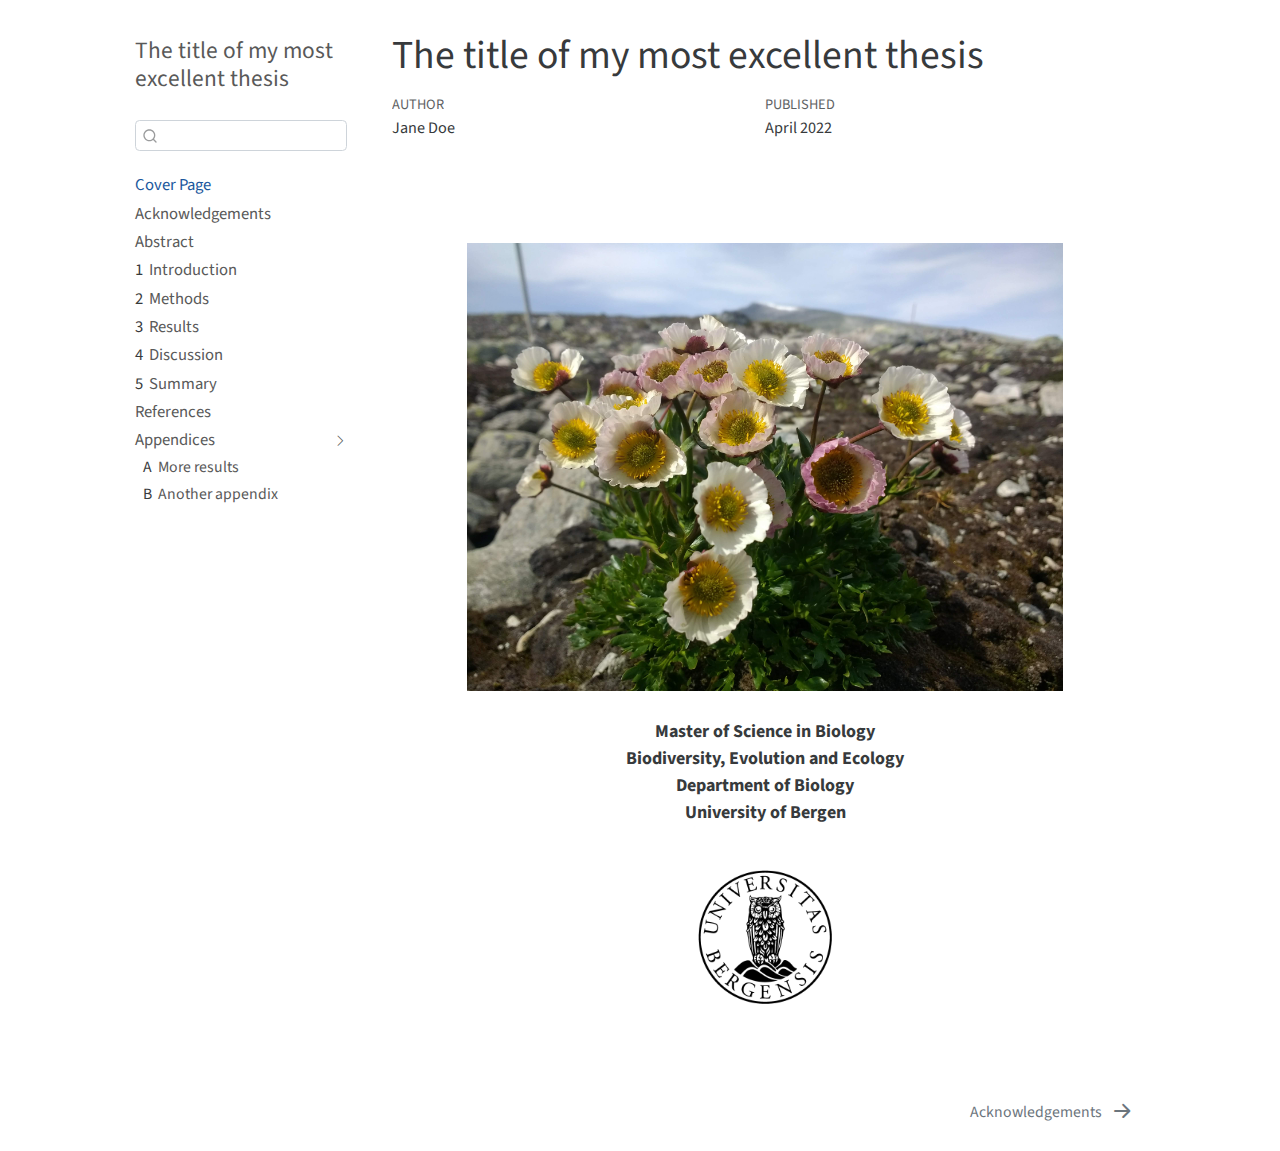
<file: docs/index.html>
<!DOCTYPE html>
<html xmlns="http://www.w3.org/1999/xhtml" lang="en" xml:lang="en"><head>

<meta charset="utf-8">
<meta name="generator" content="quarto-0.9.315">

<meta name="viewport" content="width=device-width, initial-scale=1.0, user-scalable=yes">

<meta name="author" content="Jane Doe">

<title>The title of my most excellent thesis</title>
<style>
code{white-space: pre-wrap;}
span.smallcaps{font-variant: small-caps;}
span.underline{text-decoration: underline;}
div.column{display: inline-block; vertical-align: top; width: 50%;}
div.hanging-indent{margin-left: 1.5em; text-indent: -1.5em;}
ul.task-list{list-style: none;}
</style>

<script src="site_libs/quarto-nav/quarto-nav.js"></script>
<script src="site_libs/quarto-nav/headroom.min.js"></script>
<script src="site_libs/clipboard/clipboard.min.js"></script>
<meta name="quarto:offset" content="./">
<script src="site_libs/quarto-search/autocomplete.umd.js"></script>
<script src="site_libs/quarto-search/fuse.min.js"></script>
<script src="site_libs/quarto-search/quarto-search.js"></script>
<link href="./acknowledgements.html" rel="next">
<script src="site_libs/quarto-html/quarto.js"></script>
<script src="site_libs/quarto-html/popper.min.js"></script>
<script src="site_libs/quarto-html/tippy.umd.min.js"></script>
<script src="site_libs/quarto-html/anchor.min.js"></script>
<link href="site_libs/quarto-html/tippy.css" rel="stylesheet">
<link id="quarto-text-highlighting-styles" href="site_libs/quarto-html/quarto-syntax-highlighting.css" rel="stylesheet">
<script src="site_libs/bootstrap/bootstrap.min.js"></script>
<link href="site_libs/bootstrap/bootstrap-icons.css" rel="stylesheet">
<link href="site_libs/bootstrap/bootstrap.min.css" rel="stylesheet">
<script id="quarto-search-options" type="application/json">{
  "location": "sidebar",
  "copy-button": false,
  "collapse-after": 3,
  "panel-placement": "start",
  "type": "textbox",
  "limit": 20,
  "language": {
    "search-no-results-text": "No results",
    "search-matching-documents-text": "matching documents",
    "search-copy-link-title": "Copy link to search",
    "search-hide-matches-text": "Hide additional matches",
    "search-more-match-text": "more match in this document",
    "search-more-matches-text": "more matches in this document",
    "search-clear-button-title": "Clear",
    "search-detached-cancel-button-title": "Cancel",
    "search-submit-button-title": "Submit"
  }
}</script>


</head>

<body class="floating fullcontent">

<div id="quarto-search-results"></div>
  <header id="quarto-header" class="headroom fixed-top">
  <nav class="quarto-secondary-nav" data-bs-toggle="collapse" data-bs-target="#quarto-sidebar" aria-controls="quarto-sidebar" aria-expanded="false" aria-label="Toggle sidebar navigation" onclick="if (window.quartoToggleHeadroom) { window.quartoToggleHeadroom(); }">
    <div class="container-fluid d-flex justify-content-between">
      <h1 class="quarto-secondary-nav-title">The title of my most excellent thesis</h1>
      <button type="button" class="quarto-btn-toggle btn" aria-label="Show secondary navigation">
        <i class="bi bi-chevron-right"></i>
      </button>
    </div>
  </nav>
</header>
<!-- content -->
<div id="quarto-content" class="quarto-container page-columns page-rows-contents page-layout-article">
<!-- sidebar -->
  <nav id="quarto-sidebar" class="sidebar collapse sidebar-navigation floating overflow-auto">
    <div class="pt-lg-2 mt-2 text-left sidebar-header">
    <div class="sidebar-title mb-0 py-0">
      <a href="./">The title of my most excellent thesis</a> 
    </div>
      </div>
      <div class="mt-2 flex-shrink-0 align-items-center">
        <div class="sidebar-search">
        <div id="quarto-search" class="" title="Search"></div>
        </div>
      </div>
    <div class="sidebar-menu-container"> 
    <ul class="list-unstyled mt-1">
        <li class="sidebar-item">
  <div class="sidebar-item-container"> 
  <a href="./index.html" class="sidebar-item-text sidebar-link active">Cover Page</a>
  </div>
</li>
        <li class="sidebar-item">
  <div class="sidebar-item-container"> 
  <a href="./acknowledgements.html" class="sidebar-item-text sidebar-link">Acknowledgements</a>
  </div>
</li>
        <li class="sidebar-item">
  <div class="sidebar-item-container"> 
  <a href="./0-abstract.html" class="sidebar-item-text sidebar-link">Abstract</a>
  </div>
</li>
        <li class="sidebar-item">
  <div class="sidebar-item-container"> 
  <a href="./1-introduction.html" class="sidebar-item-text sidebar-link"><span class="chapter-number">1</span>&nbsp; <span class="chapter-title">Introduction</span></a>
  </div>
</li>
        <li class="sidebar-item">
  <div class="sidebar-item-container"> 
  <a href="./2-methods.html" class="sidebar-item-text sidebar-link"><span class="chapter-number">2</span>&nbsp; <span class="chapter-title">Methods</span></a>
  </div>
</li>
        <li class="sidebar-item">
  <div class="sidebar-item-container"> 
  <a href="./3-results.html" class="sidebar-item-text sidebar-link"><span class="chapter-number">3</span>&nbsp; <span class="chapter-title">Results</span></a>
  </div>
</li>
        <li class="sidebar-item">
  <div class="sidebar-item-container"> 
  <a href="./4-discussion.html" class="sidebar-item-text sidebar-link"><span class="chapter-number">4</span>&nbsp; <span class="chapter-title">Discussion</span></a>
  </div>
</li>
        <li class="sidebar-item">
  <div class="sidebar-item-container"> 
  <a href="./5-conclusions.html" class="sidebar-item-text sidebar-link"><span class="chapter-number">5</span>&nbsp; <span class="chapter-title">Summary</span></a>
  </div>
</li>
        <li class="sidebar-item">
  <div class="sidebar-item-container"> 
  <a href="./references.html" class="sidebar-item-text sidebar-link">References</a>
  </div>
</li>
        <li class="sidebar-item sidebar-item-section">
    <div class="sidebar-item-container"> 
        <a class="sidebar-item-text sidebar-link text-start" data-bs-toggle="collapse" data-bs-target="#quarto-sidebar-section-1" aria-expanded="true">Appendices</a>
      <a class="sidebar-item-toggle text-start" data-bs-toggle="collapse" data-bs-target="#quarto-sidebar-section-1" aria-expanded="true">
        <i class="bi bi-chevron-right ms-2"></i>
      </a>
    </div>
    <ul id="quarto-sidebar-section-1" class="collapse list-unstyled sidebar-section depth1 show">  
        <li class="sidebar-item">
  <div class="sidebar-item-container"> 
  <a href="./app1-resources.html" class="sidebar-item-text sidebar-link"><span class="chapter-number">A</span>&nbsp; <span class="chapter-title">More results</span></a>
  </div>
</li>
        <li class="sidebar-item">
  <div class="sidebar-item-container"> 
  <a href="./app2-tools.html" class="sidebar-item-text sidebar-link"><span class="chapter-number">B</span>&nbsp; <span class="chapter-title">Another appendix</span></a>
  </div>
</li>
    </ul>
  </li>
    </ul>
    </div>
</nav>
<!-- margin-sidebar -->
    
<!-- main -->
<main class="content" id="quarto-document-content">

<header id="title-block-header" class="quarto-title-block default">
<div class="quarto-title">
<h1 class="title d-none d-lg-block">The title of my most excellent thesis</h1>
</div>





<div class="quarto-title-meta">

    <div>
    <div class="quarto-title-meta-heading">Author</div>
    <div class="quarto-title-meta-contents">
             <p>Jane Doe </p>
          </div>
  </div>
    
    <div>
    <div class="quarto-title-meta-heading">Published</div>
    <div class="quarto-title-meta-contents">
      <p class="date">April 2022</p>
    </div>
  </div>
    
  </div>
  

</header>

<div class="cell">

</div>
<section id="cover-page" class="level1 unnumbered unlisted" style="opacity: 0">
<h1 class="unnumbered unlisted">Cover Page</h1>
</section>
<div class="cell" data-layout-align="center" data-fig-alt="Beckwithia glacialis on Snøhetta">
<div class="cell-output-display">
<div class="quarto-figure quarto-figure-center">
<figure class="figure">
<p><img src="figures/IMG_20210719_134928644.jpg" class="img-fluid figure-img" style="width:80.0%"></p>
</figure>
</div>
</div>
</div>
<div style="text-align: center">
<p><strong>Master of Science in Biology</strong><br>
<strong>Biodiversity, Evolution and Ecology</strong><br>
<strong>Department of Biology</strong><br>
<strong>University of Bergen</strong></p>
</div>
<div class="cell" data-layout-align="center">
<div class="cell-output-display">
<div class="quarto-figure quarto-figure-center">
<figure class="figure">
<p><img src="figures/UiB-emblem500px_gray.png" class="img-fluid figure-img" style="width:25.0%"></p>
</figure>
</div>
</div>
</div>



</main> <!-- /main -->
<script type="application/javascript">
window.document.addEventListener("DOMContentLoaded", function (event) {
  const icon = "";
  const anchorJS = new window.AnchorJS();
  anchorJS.options = {
    placement: 'right',
    icon: icon
  };
  anchorJS.add('.anchored');
  const clipboard = new window.ClipboardJS('.code-copy-button', {
    target: function(trigger) {
      return trigger.previousElementSibling;
    }
  });
  clipboard.on('success', function(e) {
    // button target
    const button = e.trigger;
    // don't keep focus
    button.blur();
    // flash "checked"
    button.classList.add('code-copy-button-checked');
    var currentTitle = button.getAttribute("title");
    button.setAttribute("title", "Copied!");
    setTimeout(function() {
      button.setAttribute("title", currentTitle);
      button.classList.remove('code-copy-button-checked');
    }, 1000);
    // clear code selection
    e.clearSelection();
  });
  function tippyHover(el, contentFn) {
    const config = {
      allowHTML: true,
      content: contentFn,
      maxWidth: 500,
      delay: 100,
      arrow: false,
      appendTo: function(el) {
          return el.parentElement;
      },
      interactive: true,
      interactiveBorder: 10,
      theme: 'quarto',
      placement: 'bottom-start'
    };
    window.tippy(el, config); 
  }
  const noterefs = window.document.querySelectorAll('a[role="doc-noteref"]');
  for (var i=0; i<noterefs.length; i++) {
    const ref = noterefs[i];
    tippyHover(ref, function() {
      let href = ref.getAttribute('href');
      try { href = new URL(href).hash; } catch {}
      const id = href.replace(/^#\/?/, "");
      const note = window.document.getElementById(id);
      return note.innerHTML;
    });
  }
  var bibliorefs = window.document.querySelectorAll('a[role="doc-biblioref"]');
  for (var i=0; i<bibliorefs.length; i++) {
    const ref = bibliorefs[i];
    const cites = ref.parentNode.getAttribute('data-cites').split(' ');
    tippyHover(ref, function() {
      var popup = window.document.createElement('div');
      cites.forEach(function(cite) {
        var citeDiv = window.document.createElement('div');
        citeDiv.classList.add('hanging-indent');
        citeDiv.classList.add('csl-entry');
        var biblioDiv = window.document.getElementById('ref-' + cite);
        if (biblioDiv) {
          citeDiv.innerHTML = biblioDiv.innerHTML;
        }
        popup.appendChild(citeDiv);
      });
      return popup.innerHTML;
    });
  }
});
</script>
<nav class="page-navigation">
  <div class="nav-page nav-page-previous">
  </div>
  <div class="nav-page nav-page-next">
      <a href="./acknowledgements.html" class="pagination-link">
        <span class="nav-page-text">Acknowledgements</span> <i class="bi bi-arrow-right-short"></i>
      </a>
  </div>
</nav>
</div> <!-- /content -->



</body></html>
</file>
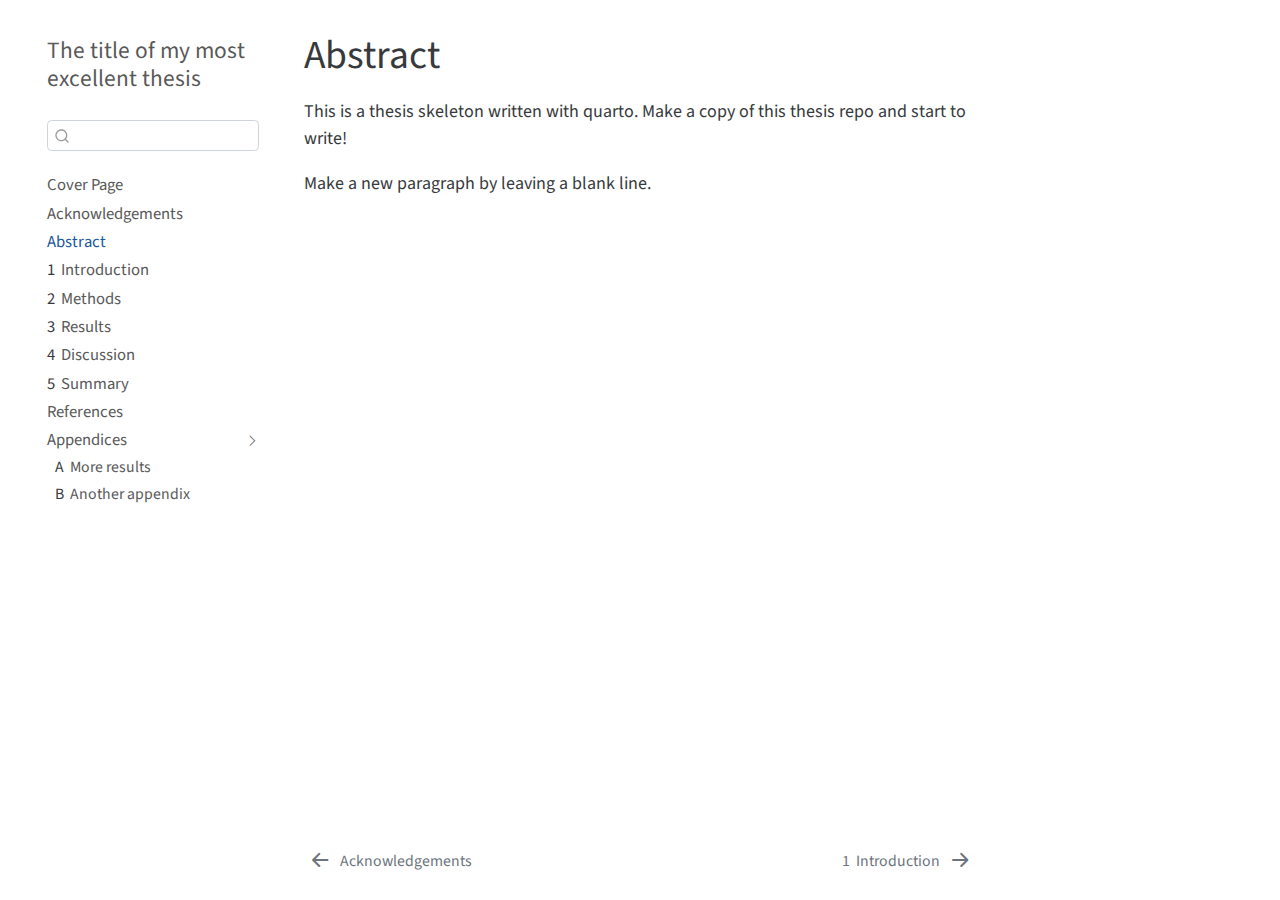
<file: docs/0-abstract.html>
<!DOCTYPE html>
<html xmlns="http://www.w3.org/1999/xhtml" lang="en" xml:lang="en"><head>

<meta charset="utf-8">
<meta name="generator" content="quarto-0.9.315">

<meta name="viewport" content="width=device-width, initial-scale=1.0, user-scalable=yes">


<title>The title of my most excellent thesis - Abstract</title>
<style>
code{white-space: pre-wrap;}
span.smallcaps{font-variant: small-caps;}
span.underline{text-decoration: underline;}
div.column{display: inline-block; vertical-align: top; width: 50%;}
div.hanging-indent{margin-left: 1.5em; text-indent: -1.5em;}
ul.task-list{list-style: none;}
</style>

<script src="site_libs/quarto-nav/quarto-nav.js"></script>
<script src="site_libs/quarto-nav/headroom.min.js"></script>
<script src="site_libs/clipboard/clipboard.min.js"></script>
<meta name="quarto:offset" content="./">
<script src="site_libs/quarto-search/autocomplete.umd.js"></script>
<script src="site_libs/quarto-search/fuse.min.js"></script>
<script src="site_libs/quarto-search/quarto-search.js"></script>
<link href="./1-introduction.html" rel="next">
<link href="./acknowledgements.html" rel="prev">
<script src="site_libs/quarto-html/quarto.js"></script>
<script src="site_libs/quarto-html/popper.min.js"></script>
<script src="site_libs/quarto-html/tippy.umd.min.js"></script>
<script src="site_libs/quarto-html/anchor.min.js"></script>
<link href="site_libs/quarto-html/tippy.css" rel="stylesheet">
<link id="quarto-text-highlighting-styles" href="site_libs/quarto-html/quarto-syntax-highlighting.css" rel="stylesheet">
<script src="site_libs/bootstrap/bootstrap.min.js"></script>
<link href="site_libs/bootstrap/bootstrap-icons.css" rel="stylesheet">
<link href="site_libs/bootstrap/bootstrap.min.css" rel="stylesheet">
<script id="quarto-search-options" type="application/json">{
  "location": "sidebar",
  "copy-button": false,
  "collapse-after": 3,
  "panel-placement": "start",
  "type": "textbox",
  "limit": 20,
  "language": {
    "search-no-results-text": "No results",
    "search-matching-documents-text": "matching documents",
    "search-copy-link-title": "Copy link to search",
    "search-hide-matches-text": "Hide additional matches",
    "search-more-match-text": "more match in this document",
    "search-more-matches-text": "more matches in this document",
    "search-clear-button-title": "Clear",
    "search-detached-cancel-button-title": "Cancel",
    "search-submit-button-title": "Submit"
  }
}</script>


</head>

<body class="floating">

<div id="quarto-search-results"></div>
  <header id="quarto-header" class="headroom fixed-top">
  <nav class="quarto-secondary-nav" data-bs-toggle="collapse" data-bs-target="#quarto-sidebar" aria-controls="quarto-sidebar" aria-expanded="false" aria-label="Toggle sidebar navigation" onclick="if (window.quartoToggleHeadroom) { window.quartoToggleHeadroom(); }">
    <div class="container-fluid d-flex justify-content-between">
      <h1 class="quarto-secondary-nav-title">Abstract</h1>
      <button type="button" class="quarto-btn-toggle btn" aria-label="Show secondary navigation">
        <i class="bi bi-chevron-right"></i>
      </button>
    </div>
  </nav>
</header>
<!-- content -->
<div id="quarto-content" class="quarto-container page-columns page-rows-contents page-layout-article">
<!-- sidebar -->
  <nav id="quarto-sidebar" class="sidebar collapse sidebar-navigation floating overflow-auto">
    <div class="pt-lg-2 mt-2 text-left sidebar-header">
    <div class="sidebar-title mb-0 py-0">
      <a href="./">The title of my most excellent thesis</a> 
    </div>
      </div>
      <div class="mt-2 flex-shrink-0 align-items-center">
        <div class="sidebar-search">
        <div id="quarto-search" class="" title="Search"></div>
        </div>
      </div>
    <div class="sidebar-menu-container"> 
    <ul class="list-unstyled mt-1">
        <li class="sidebar-item">
  <div class="sidebar-item-container"> 
  <a href="./index.html" class="sidebar-item-text sidebar-link">Cover Page</a>
  </div>
</li>
        <li class="sidebar-item">
  <div class="sidebar-item-container"> 
  <a href="./acknowledgements.html" class="sidebar-item-text sidebar-link">Acknowledgements</a>
  </div>
</li>
        <li class="sidebar-item">
  <div class="sidebar-item-container"> 
  <a href="./0-abstract.html" class="sidebar-item-text sidebar-link active">Abstract</a>
  </div>
</li>
        <li class="sidebar-item">
  <div class="sidebar-item-container"> 
  <a href="./1-introduction.html" class="sidebar-item-text sidebar-link"><span class="chapter-number">1</span>&nbsp; <span class="chapter-title">Introduction</span></a>
  </div>
</li>
        <li class="sidebar-item">
  <div class="sidebar-item-container"> 
  <a href="./2-methods.html" class="sidebar-item-text sidebar-link"><span class="chapter-number">2</span>&nbsp; <span class="chapter-title">Methods</span></a>
  </div>
</li>
        <li class="sidebar-item">
  <div class="sidebar-item-container"> 
  <a href="./3-results.html" class="sidebar-item-text sidebar-link"><span class="chapter-number">3</span>&nbsp; <span class="chapter-title">Results</span></a>
  </div>
</li>
        <li class="sidebar-item">
  <div class="sidebar-item-container"> 
  <a href="./4-discussion.html" class="sidebar-item-text sidebar-link"><span class="chapter-number">4</span>&nbsp; <span class="chapter-title">Discussion</span></a>
  </div>
</li>
        <li class="sidebar-item">
  <div class="sidebar-item-container"> 
  <a href="./5-conclusions.html" class="sidebar-item-text sidebar-link"><span class="chapter-number">5</span>&nbsp; <span class="chapter-title">Summary</span></a>
  </div>
</li>
        <li class="sidebar-item">
  <div class="sidebar-item-container"> 
  <a href="./references.html" class="sidebar-item-text sidebar-link">References</a>
  </div>
</li>
        <li class="sidebar-item sidebar-item-section">
    <div class="sidebar-item-container"> 
        <a class="sidebar-item-text sidebar-link text-start" data-bs-toggle="collapse" data-bs-target="#quarto-sidebar-section-1" aria-expanded="true">Appendices</a>
      <a class="sidebar-item-toggle text-start" data-bs-toggle="collapse" data-bs-target="#quarto-sidebar-section-1" aria-expanded="true">
        <i class="bi bi-chevron-right ms-2"></i>
      </a>
    </div>
    <ul id="quarto-sidebar-section-1" class="collapse list-unstyled sidebar-section depth1 show">  
        <li class="sidebar-item">
  <div class="sidebar-item-container"> 
  <a href="./app1-resources.html" class="sidebar-item-text sidebar-link"><span class="chapter-number">A</span>&nbsp; <span class="chapter-title">More results</span></a>
  </div>
</li>
        <li class="sidebar-item">
  <div class="sidebar-item-container"> 
  <a href="./app2-tools.html" class="sidebar-item-text sidebar-link"><span class="chapter-number">B</span>&nbsp; <span class="chapter-title">Another appendix</span></a>
  </div>
</li>
    </ul>
  </li>
    </ul>
    </div>
</nav>
<!-- margin-sidebar -->
    <div id="quarto-margin-sidebar" class="sidebar margin-sidebar">
        
    </div>
<!-- main -->
<main class="content" id="quarto-document-content">

<header id="title-block-header" class="quarto-title-block default">
<div class="quarto-title">
<h1 class="title d-none d-lg-block">Abstract</h1>
</div>





<div class="quarto-title-meta">

    
    
  </div>
  

</header>

<p>This is a thesis skeleton written with quarto. Make a copy of this thesis repo and start to write!</p>
<p>Make a new paragraph by leaving a blank line.</p>



</main> <!-- /main -->
<script type="application/javascript">
window.document.addEventListener("DOMContentLoaded", function (event) {
  const icon = "";
  const anchorJS = new window.AnchorJS();
  anchorJS.options = {
    placement: 'right',
    icon: icon
  };
  anchorJS.add('.anchored');
  const clipboard = new window.ClipboardJS('.code-copy-button', {
    target: function(trigger) {
      return trigger.previousElementSibling;
    }
  });
  clipboard.on('success', function(e) {
    // button target
    const button = e.trigger;
    // don't keep focus
    button.blur();
    // flash "checked"
    button.classList.add('code-copy-button-checked');
    var currentTitle = button.getAttribute("title");
    button.setAttribute("title", "Copied!");
    setTimeout(function() {
      button.setAttribute("title", currentTitle);
      button.classList.remove('code-copy-button-checked');
    }, 1000);
    // clear code selection
    e.clearSelection();
  });
  function tippyHover(el, contentFn) {
    const config = {
      allowHTML: true,
      content: contentFn,
      maxWidth: 500,
      delay: 100,
      arrow: false,
      appendTo: function(el) {
          return el.parentElement;
      },
      interactive: true,
      interactiveBorder: 10,
      theme: 'quarto',
      placement: 'bottom-start'
    };
    window.tippy(el, config); 
  }
  const noterefs = window.document.querySelectorAll('a[role="doc-noteref"]');
  for (var i=0; i<noterefs.length; i++) {
    const ref = noterefs[i];
    tippyHover(ref, function() {
      let href = ref.getAttribute('href');
      try { href = new URL(href).hash; } catch {}
      const id = href.replace(/^#\/?/, "");
      const note = window.document.getElementById(id);
      return note.innerHTML;
    });
  }
  var bibliorefs = window.document.querySelectorAll('a[role="doc-biblioref"]');
  for (var i=0; i<bibliorefs.length; i++) {
    const ref = bibliorefs[i];
    const cites = ref.parentNode.getAttribute('data-cites').split(' ');
    tippyHover(ref, function() {
      var popup = window.document.createElement('div');
      cites.forEach(function(cite) {
        var citeDiv = window.document.createElement('div');
        citeDiv.classList.add('hanging-indent');
        citeDiv.classList.add('csl-entry');
        var biblioDiv = window.document.getElementById('ref-' + cite);
        if (biblioDiv) {
          citeDiv.innerHTML = biblioDiv.innerHTML;
        }
        popup.appendChild(citeDiv);
      });
      return popup.innerHTML;
    });
  }
});
</script>
<nav class="page-navigation">
  <div class="nav-page nav-page-previous">
      <a href="./acknowledgements.html" class="pagination-link">
        <i class="bi bi-arrow-left-short"></i> <span class="nav-page-text">Acknowledgements</span>
      </a>          
  </div>
  <div class="nav-page nav-page-next">
      <a href="./1-introduction.html" class="pagination-link">
        <span class="nav-page-text"><span class="chapter-number">1</span>&nbsp; <span class="chapter-title">Introduction</span></span> <i class="bi bi-arrow-right-short"></i>
      </a>
  </div>
</nav>
</div> <!-- /content -->



</body></html>
</file>
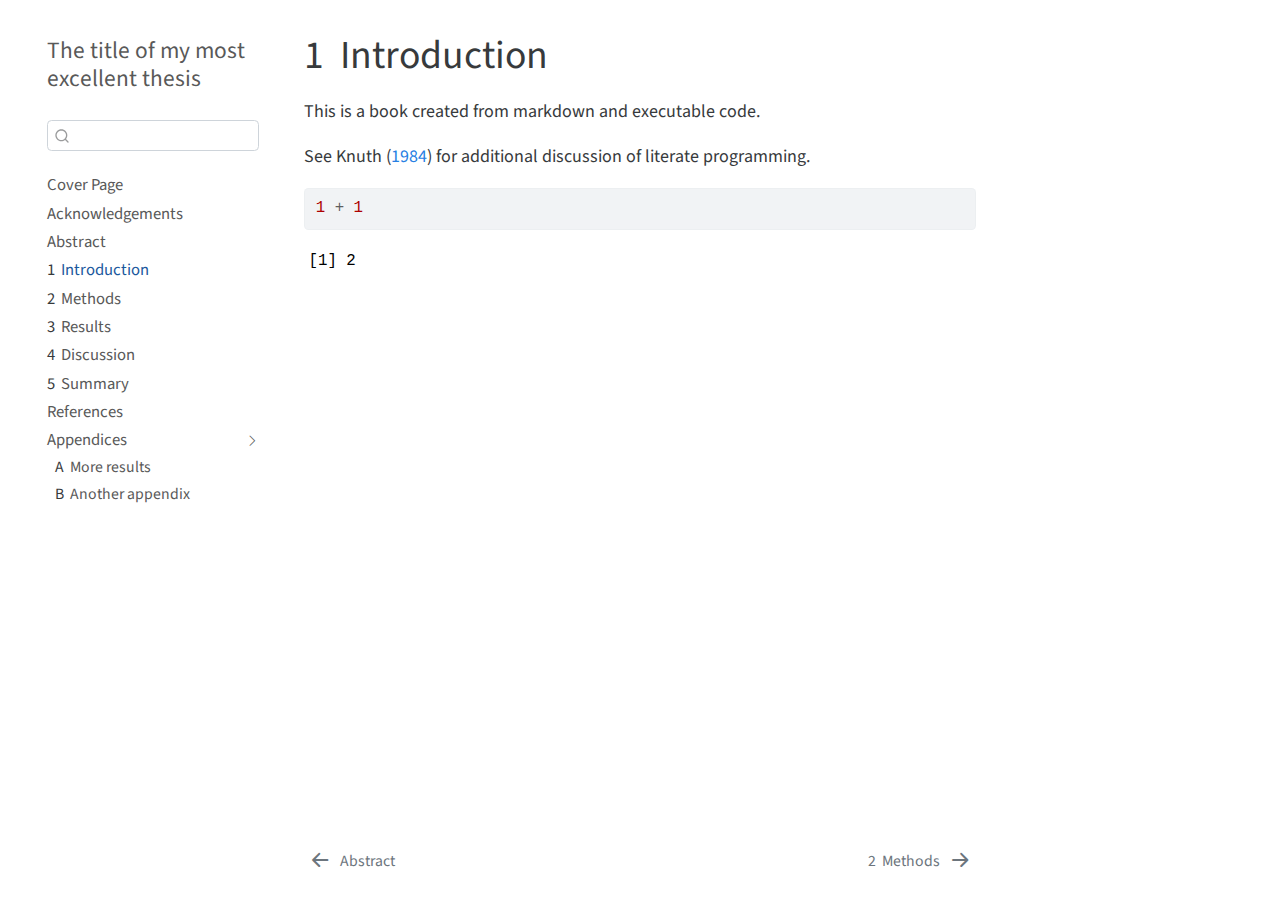
<file: docs/1-introduction.html>
<!DOCTYPE html>
<html xmlns="http://www.w3.org/1999/xhtml" lang="en" xml:lang="en"><head>

<meta charset="utf-8">
<meta name="generator" content="quarto-0.9.315">

<meta name="viewport" content="width=device-width, initial-scale=1.0, user-scalable=yes">


<title>The title of my most excellent thesis - 1&nbsp; Introduction</title>
<style>
code{white-space: pre-wrap;}
span.smallcaps{font-variant: small-caps;}
span.underline{text-decoration: underline;}
div.column{display: inline-block; vertical-align: top; width: 50%;}
div.hanging-indent{margin-left: 1.5em; text-indent: -1.5em;}
ul.task-list{list-style: none;}
pre > code.sourceCode { white-space: pre; position: relative; }
pre > code.sourceCode > span { display: inline-block; line-height: 1.25; }
pre > code.sourceCode > span:empty { height: 1.2em; }
.sourceCode { overflow: visible; }
code.sourceCode > span { color: inherit; text-decoration: inherit; }
div.sourceCode { margin: 1em 0; }
pre.sourceCode { margin: 0; }
@media screen {
div.sourceCode { overflow: auto; }
}
@media print {
pre > code.sourceCode { white-space: pre-wrap; }
pre > code.sourceCode > span { text-indent: -5em; padding-left: 5em; }
}
pre.numberSource code
  { counter-reset: source-line 0; }
pre.numberSource code > span
  { position: relative; left: -4em; counter-increment: source-line; }
pre.numberSource code > span > a:first-child::before
  { content: counter(source-line);
    position: relative; left: -1em; text-align: right; vertical-align: baseline;
    border: none; display: inline-block;
    -webkit-touch-callout: none; -webkit-user-select: none;
    -khtml-user-select: none; -moz-user-select: none;
    -ms-user-select: none; user-select: none;
    padding: 0 4px; width: 4em;
    color: #aaaaaa;
  }
pre.numberSource { margin-left: 3em; border-left: 1px solid #aaaaaa;  padding-left: 4px; }
div.sourceCode
  {   }
@media screen {
pre > code.sourceCode > span > a:first-child::before { text-decoration: underline; }
}
code span.al { color: #ff0000; font-weight: bold; } /* Alert */
code span.an { color: #60a0b0; font-weight: bold; font-style: italic; } /* Annotation */
code span.at { color: #7d9029; } /* Attribute */
code span.bn { color: #40a070; } /* BaseN */
code span.bu { } /* BuiltIn */
code span.cf { color: #007020; font-weight: bold; } /* ControlFlow */
code span.ch { color: #4070a0; } /* Char */
code span.cn { color: #880000; } /* Constant */
code span.co { color: #60a0b0; font-style: italic; } /* Comment */
code span.cv { color: #60a0b0; font-weight: bold; font-style: italic; } /* CommentVar */
code span.do { color: #ba2121; font-style: italic; } /* Documentation */
code span.dt { color: #902000; } /* DataType */
code span.dv { color: #40a070; } /* DecVal */
code span.er { color: #ff0000; font-weight: bold; } /* Error */
code span.ex { } /* Extension */
code span.fl { color: #40a070; } /* Float */
code span.fu { color: #06287e; } /* Function */
code span.im { } /* Import */
code span.in { color: #60a0b0; font-weight: bold; font-style: italic; } /* Information */
code span.kw { color: #007020; font-weight: bold; } /* Keyword */
code span.op { color: #666666; } /* Operator */
code span.ot { color: #007020; } /* Other */
code span.pp { color: #bc7a00; } /* Preprocessor */
code span.sc { color: #4070a0; } /* SpecialChar */
code span.ss { color: #bb6688; } /* SpecialString */
code span.st { color: #4070a0; } /* String */
code span.va { color: #19177c; } /* Variable */
code span.vs { color: #4070a0; } /* VerbatimString */
code span.wa { color: #60a0b0; font-weight: bold; font-style: italic; } /* Warning */
div.csl-bib-body { }
div.csl-entry {
  clear: both;
}
.hanging div.csl-entry {
  margin-left:2em;
  text-indent:-2em;
}
div.csl-left-margin {
  min-width:2em;
  float:left;
}
div.csl-right-inline {
  margin-left:2em;
  padding-left:1em;
}
div.csl-indent {
  margin-left: 2em;
}
</style>

<script src="site_libs/quarto-nav/quarto-nav.js"></script>
<script src="site_libs/quarto-nav/headroom.min.js"></script>
<script src="site_libs/clipboard/clipboard.min.js"></script>
<meta name="quarto:offset" content="./">
<script src="site_libs/quarto-search/autocomplete.umd.js"></script>
<script src="site_libs/quarto-search/fuse.min.js"></script>
<script src="site_libs/quarto-search/quarto-search.js"></script>
<link href="./2-methods.html" rel="next">
<link href="./0-abstract.html" rel="prev">
<script src="site_libs/quarto-html/quarto.js"></script>
<script src="site_libs/quarto-html/popper.min.js"></script>
<script src="site_libs/quarto-html/tippy.umd.min.js"></script>
<script src="site_libs/quarto-html/anchor.min.js"></script>
<link href="site_libs/quarto-html/tippy.css" rel="stylesheet">
<link id="quarto-text-highlighting-styles" href="site_libs/quarto-html/quarto-syntax-highlighting.css" rel="stylesheet">
<script src="site_libs/bootstrap/bootstrap.min.js"></script>
<link href="site_libs/bootstrap/bootstrap-icons.css" rel="stylesheet">
<link href="site_libs/bootstrap/bootstrap.min.css" rel="stylesheet">
<script id="quarto-search-options" type="application/json">{
  "location": "sidebar",
  "copy-button": false,
  "collapse-after": 3,
  "panel-placement": "start",
  "type": "textbox",
  "limit": 20,
  "language": {
    "search-no-results-text": "No results",
    "search-matching-documents-text": "matching documents",
    "search-copy-link-title": "Copy link to search",
    "search-hide-matches-text": "Hide additional matches",
    "search-more-match-text": "more match in this document",
    "search-more-matches-text": "more matches in this document",
    "search-clear-button-title": "Clear",
    "search-detached-cancel-button-title": "Cancel",
    "search-submit-button-title": "Submit"
  }
}</script>


</head>

<body class="floating">

<div id="quarto-search-results"></div>
  <header id="quarto-header" class="headroom fixed-top">
  <nav class="quarto-secondary-nav" data-bs-toggle="collapse" data-bs-target="#quarto-sidebar" aria-controls="quarto-sidebar" aria-expanded="false" aria-label="Toggle sidebar navigation" onclick="if (window.quartoToggleHeadroom) { window.quartoToggleHeadroom(); }">
    <div class="container-fluid d-flex justify-content-between">
      <h1 class="quarto-secondary-nav-title"><span class="chapter-number">1</span>&nbsp; <span class="chapter-title">Introduction</span></h1>
      <button type="button" class="quarto-btn-toggle btn" aria-label="Show secondary navigation">
        <i class="bi bi-chevron-right"></i>
      </button>
    </div>
  </nav>
</header>
<!-- content -->
<div id="quarto-content" class="quarto-container page-columns page-rows-contents page-layout-article">
<!-- sidebar -->
  <nav id="quarto-sidebar" class="sidebar collapse sidebar-navigation floating overflow-auto">
    <div class="pt-lg-2 mt-2 text-left sidebar-header">
    <div class="sidebar-title mb-0 py-0">
      <a href="./">The title of my most excellent thesis</a> 
    </div>
      </div>
      <div class="mt-2 flex-shrink-0 align-items-center">
        <div class="sidebar-search">
        <div id="quarto-search" class="" title="Search"></div>
        </div>
      </div>
    <div class="sidebar-menu-container"> 
    <ul class="list-unstyled mt-1">
        <li class="sidebar-item">
  <div class="sidebar-item-container"> 
  <a href="./index.html" class="sidebar-item-text sidebar-link">Cover Page</a>
  </div>
</li>
        <li class="sidebar-item">
  <div class="sidebar-item-container"> 
  <a href="./acknowledgements.html" class="sidebar-item-text sidebar-link">Acknowledgements</a>
  </div>
</li>
        <li class="sidebar-item">
  <div class="sidebar-item-container"> 
  <a href="./0-abstract.html" class="sidebar-item-text sidebar-link">Abstract</a>
  </div>
</li>
        <li class="sidebar-item">
  <div class="sidebar-item-container"> 
  <a href="./1-introduction.html" class="sidebar-item-text sidebar-link active"><span class="chapter-number">1</span>&nbsp; <span class="chapter-title">Introduction</span></a>
  </div>
</li>
        <li class="sidebar-item">
  <div class="sidebar-item-container"> 
  <a href="./2-methods.html" class="sidebar-item-text sidebar-link"><span class="chapter-number">2</span>&nbsp; <span class="chapter-title">Methods</span></a>
  </div>
</li>
        <li class="sidebar-item">
  <div class="sidebar-item-container"> 
  <a href="./3-results.html" class="sidebar-item-text sidebar-link"><span class="chapter-number">3</span>&nbsp; <span class="chapter-title">Results</span></a>
  </div>
</li>
        <li class="sidebar-item">
  <div class="sidebar-item-container"> 
  <a href="./4-discussion.html" class="sidebar-item-text sidebar-link"><span class="chapter-number">4</span>&nbsp; <span class="chapter-title">Discussion</span></a>
  </div>
</li>
        <li class="sidebar-item">
  <div class="sidebar-item-container"> 
  <a href="./5-conclusions.html" class="sidebar-item-text sidebar-link"><span class="chapter-number">5</span>&nbsp; <span class="chapter-title">Summary</span></a>
  </div>
</li>
        <li class="sidebar-item">
  <div class="sidebar-item-container"> 
  <a href="./references.html" class="sidebar-item-text sidebar-link">References</a>
  </div>
</li>
        <li class="sidebar-item sidebar-item-section">
    <div class="sidebar-item-container"> 
        <a class="sidebar-item-text sidebar-link text-start" data-bs-toggle="collapse" data-bs-target="#quarto-sidebar-section-1" aria-expanded="true">Appendices</a>
      <a class="sidebar-item-toggle text-start" data-bs-toggle="collapse" data-bs-target="#quarto-sidebar-section-1" aria-expanded="true">
        <i class="bi bi-chevron-right ms-2"></i>
      </a>
    </div>
    <ul id="quarto-sidebar-section-1" class="collapse list-unstyled sidebar-section depth1 show">  
        <li class="sidebar-item">
  <div class="sidebar-item-container"> 
  <a href="./app1-resources.html" class="sidebar-item-text sidebar-link"><span class="chapter-number">A</span>&nbsp; <span class="chapter-title">More results</span></a>
  </div>
</li>
        <li class="sidebar-item">
  <div class="sidebar-item-container"> 
  <a href="./app2-tools.html" class="sidebar-item-text sidebar-link"><span class="chapter-number">B</span>&nbsp; <span class="chapter-title">Another appendix</span></a>
  </div>
</li>
    </ul>
  </li>
    </ul>
    </div>
</nav>
<!-- margin-sidebar -->
    <div id="quarto-margin-sidebar" class="sidebar margin-sidebar">
        
    </div>
<!-- main -->
<main class="content" id="quarto-document-content">

<header id="title-block-header" class="quarto-title-block default">
<div class="quarto-title">
<h1 class="title d-none d-lg-block"><span class="chapter-number">1</span>&nbsp; <span class="chapter-title">Introduction</span></h1>
</div>





<div class="quarto-title-meta">

    
    
  </div>
  

</header>

<p>This is a book created from markdown and executable code.</p>
<p>See <span class="citation" data-cites="knuth84">Knuth (<a href="references.html#ref-knuth84" role="doc-biblioref">1984</a>)</span> for additional discussion of literate programming.</p>
<div class="cell">
<div class="sourceCode cell-code" id="cb1"><pre class="sourceCode r code-with-copy"><code class="sourceCode r"><span id="cb1-1"><a href="#cb1-1" aria-hidden="true" tabindex="-1"></a><span class="dv">1</span> <span class="sc">+</span> <span class="dv">1</span></span></code><button title="Copy to Clipboard" class="code-copy-button"><i class="bi"></i></button></pre></div>
<div class="cell-output cell-output-stdout">
<pre><code>[1] 2</code></pre>
</div>
</div>


<div id="refs" class="references csl-bib-body hanging-indent" role="doc-bibliography" style="display: none">
<div id="ref-knuth84" class="csl-entry" role="doc-biblioentry">
Knuth, Donald E. 1984. <span>“Literate Programming.”</span> <em>Comput. J.</em> 27 (2): 97–111. <a href="https://doi.org/10.1093/comjnl/27.2.97">https://doi.org/10.1093/comjnl/27.2.97</a>.
</div>
</div>

</main> <!-- /main -->
<script type="application/javascript">
window.document.addEventListener("DOMContentLoaded", function (event) {
  const icon = "";
  const anchorJS = new window.AnchorJS();
  anchorJS.options = {
    placement: 'right',
    icon: icon
  };
  anchorJS.add('.anchored');
  const clipboard = new window.ClipboardJS('.code-copy-button', {
    target: function(trigger) {
      return trigger.previousElementSibling;
    }
  });
  clipboard.on('success', function(e) {
    // button target
    const button = e.trigger;
    // don't keep focus
    button.blur();
    // flash "checked"
    button.classList.add('code-copy-button-checked');
    var currentTitle = button.getAttribute("title");
    button.setAttribute("title", "Copied!");
    setTimeout(function() {
      button.setAttribute("title", currentTitle);
      button.classList.remove('code-copy-button-checked');
    }, 1000);
    // clear code selection
    e.clearSelection();
  });
  function tippyHover(el, contentFn) {
    const config = {
      allowHTML: true,
      content: contentFn,
      maxWidth: 500,
      delay: 100,
      arrow: false,
      appendTo: function(el) {
          return el.parentElement;
      },
      interactive: true,
      interactiveBorder: 10,
      theme: 'quarto',
      placement: 'bottom-start'
    };
    window.tippy(el, config); 
  }
  const noterefs = window.document.querySelectorAll('a[role="doc-noteref"]');
  for (var i=0; i<noterefs.length; i++) {
    const ref = noterefs[i];
    tippyHover(ref, function() {
      let href = ref.getAttribute('href');
      try { href = new URL(href).hash; } catch {}
      const id = href.replace(/^#\/?/, "");
      const note = window.document.getElementById(id);
      return note.innerHTML;
    });
  }
  var bibliorefs = window.document.querySelectorAll('a[role="doc-biblioref"]');
  for (var i=0; i<bibliorefs.length; i++) {
    const ref = bibliorefs[i];
    const cites = ref.parentNode.getAttribute('data-cites').split(' ');
    tippyHover(ref, function() {
      var popup = window.document.createElement('div');
      cites.forEach(function(cite) {
        var citeDiv = window.document.createElement('div');
        citeDiv.classList.add('hanging-indent');
        citeDiv.classList.add('csl-entry');
        var biblioDiv = window.document.getElementById('ref-' + cite);
        if (biblioDiv) {
          citeDiv.innerHTML = biblioDiv.innerHTML;
        }
        popup.appendChild(citeDiv);
      });
      return popup.innerHTML;
    });
  }
});
</script>
<nav class="page-navigation">
  <div class="nav-page nav-page-previous">
      <a href="./0-abstract.html" class="pagination-link">
        <i class="bi bi-arrow-left-short"></i> <span class="nav-page-text">Abstract</span>
      </a>          
  </div>
  <div class="nav-page nav-page-next">
      <a href="./2-methods.html" class="pagination-link">
        <span class="nav-page-text"><span class="chapter-number">2</span>&nbsp; <span class="chapter-title">Methods</span></span> <i class="bi bi-arrow-right-short"></i>
      </a>
  </div>
</nav>
</div> <!-- /content -->



</body></html>
</file>
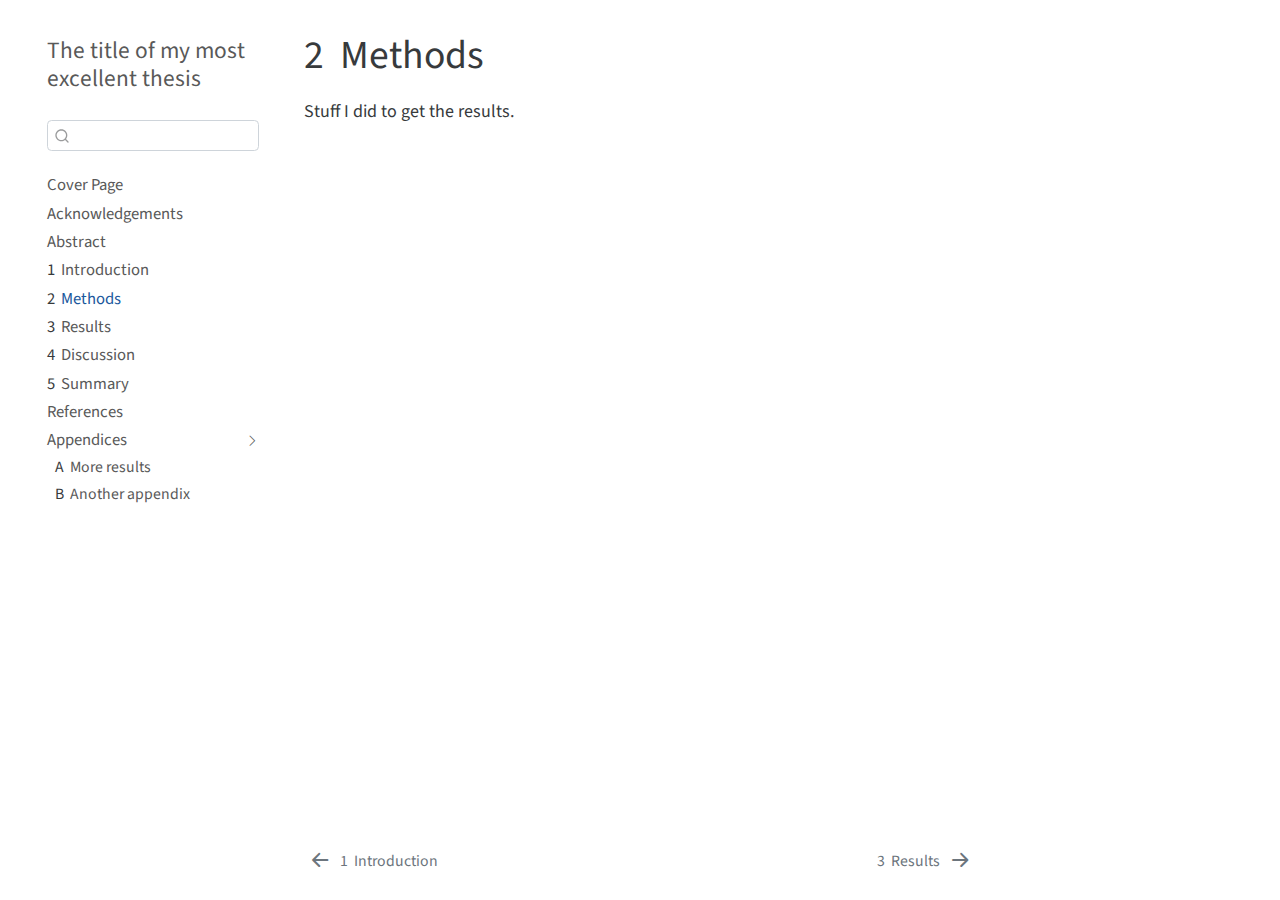
<file: docs/2-methods.html>
<!DOCTYPE html>
<html xmlns="http://www.w3.org/1999/xhtml" lang="en" xml:lang="en"><head>

<meta charset="utf-8">
<meta name="generator" content="quarto-0.9.315">

<meta name="viewport" content="width=device-width, initial-scale=1.0, user-scalable=yes">


<title>The title of my most excellent thesis - 2&nbsp; Methods</title>
<style>
code{white-space: pre-wrap;}
span.smallcaps{font-variant: small-caps;}
span.underline{text-decoration: underline;}
div.column{display: inline-block; vertical-align: top; width: 50%;}
div.hanging-indent{margin-left: 1.5em; text-indent: -1.5em;}
ul.task-list{list-style: none;}
</style>

<script src="site_libs/quarto-nav/quarto-nav.js"></script>
<script src="site_libs/quarto-nav/headroom.min.js"></script>
<script src="site_libs/clipboard/clipboard.min.js"></script>
<meta name="quarto:offset" content="./">
<script src="site_libs/quarto-search/autocomplete.umd.js"></script>
<script src="site_libs/quarto-search/fuse.min.js"></script>
<script src="site_libs/quarto-search/quarto-search.js"></script>
<link href="./3-results.html" rel="next">
<link href="./1-introduction.html" rel="prev">
<script src="site_libs/quarto-html/quarto.js"></script>
<script src="site_libs/quarto-html/popper.min.js"></script>
<script src="site_libs/quarto-html/tippy.umd.min.js"></script>
<script src="site_libs/quarto-html/anchor.min.js"></script>
<link href="site_libs/quarto-html/tippy.css" rel="stylesheet">
<link id="quarto-text-highlighting-styles" href="site_libs/quarto-html/quarto-syntax-highlighting.css" rel="stylesheet">
<script src="site_libs/bootstrap/bootstrap.min.js"></script>
<link href="site_libs/bootstrap/bootstrap-icons.css" rel="stylesheet">
<link href="site_libs/bootstrap/bootstrap.min.css" rel="stylesheet">
<script id="quarto-search-options" type="application/json">{
  "location": "sidebar",
  "copy-button": false,
  "collapse-after": 3,
  "panel-placement": "start",
  "type": "textbox",
  "limit": 20,
  "language": {
    "search-no-results-text": "No results",
    "search-matching-documents-text": "matching documents",
    "search-copy-link-title": "Copy link to search",
    "search-hide-matches-text": "Hide additional matches",
    "search-more-match-text": "more match in this document",
    "search-more-matches-text": "more matches in this document",
    "search-clear-button-title": "Clear",
    "search-detached-cancel-button-title": "Cancel",
    "search-submit-button-title": "Submit"
  }
}</script>


</head>

<body class="floating">

<div id="quarto-search-results"></div>
  <header id="quarto-header" class="headroom fixed-top">
  <nav class="quarto-secondary-nav" data-bs-toggle="collapse" data-bs-target="#quarto-sidebar" aria-controls="quarto-sidebar" aria-expanded="false" aria-label="Toggle sidebar navigation" onclick="if (window.quartoToggleHeadroom) { window.quartoToggleHeadroom(); }">
    <div class="container-fluid d-flex justify-content-between">
      <h1 class="quarto-secondary-nav-title"><span class="chapter-number">2</span>&nbsp; <span class="chapter-title">Methods</span></h1>
      <button type="button" class="quarto-btn-toggle btn" aria-label="Show secondary navigation">
        <i class="bi bi-chevron-right"></i>
      </button>
    </div>
  </nav>
</header>
<!-- content -->
<div id="quarto-content" class="quarto-container page-columns page-rows-contents page-layout-article">
<!-- sidebar -->
  <nav id="quarto-sidebar" class="sidebar collapse sidebar-navigation floating overflow-auto">
    <div class="pt-lg-2 mt-2 text-left sidebar-header">
    <div class="sidebar-title mb-0 py-0">
      <a href="./">The title of my most excellent thesis</a> 
    </div>
      </div>
      <div class="mt-2 flex-shrink-0 align-items-center">
        <div class="sidebar-search">
        <div id="quarto-search" class="" title="Search"></div>
        </div>
      </div>
    <div class="sidebar-menu-container"> 
    <ul class="list-unstyled mt-1">
        <li class="sidebar-item">
  <div class="sidebar-item-container"> 
  <a href="./index.html" class="sidebar-item-text sidebar-link">Cover Page</a>
  </div>
</li>
        <li class="sidebar-item">
  <div class="sidebar-item-container"> 
  <a href="./acknowledgements.html" class="sidebar-item-text sidebar-link">Acknowledgements</a>
  </div>
</li>
        <li class="sidebar-item">
  <div class="sidebar-item-container"> 
  <a href="./0-abstract.html" class="sidebar-item-text sidebar-link">Abstract</a>
  </div>
</li>
        <li class="sidebar-item">
  <div class="sidebar-item-container"> 
  <a href="./1-introduction.html" class="sidebar-item-text sidebar-link"><span class="chapter-number">1</span>&nbsp; <span class="chapter-title">Introduction</span></a>
  </div>
</li>
        <li class="sidebar-item">
  <div class="sidebar-item-container"> 
  <a href="./2-methods.html" class="sidebar-item-text sidebar-link active"><span class="chapter-number">2</span>&nbsp; <span class="chapter-title">Methods</span></a>
  </div>
</li>
        <li class="sidebar-item">
  <div class="sidebar-item-container"> 
  <a href="./3-results.html" class="sidebar-item-text sidebar-link"><span class="chapter-number">3</span>&nbsp; <span class="chapter-title">Results</span></a>
  </div>
</li>
        <li class="sidebar-item">
  <div class="sidebar-item-container"> 
  <a href="./4-discussion.html" class="sidebar-item-text sidebar-link"><span class="chapter-number">4</span>&nbsp; <span class="chapter-title">Discussion</span></a>
  </div>
</li>
        <li class="sidebar-item">
  <div class="sidebar-item-container"> 
  <a href="./5-conclusions.html" class="sidebar-item-text sidebar-link"><span class="chapter-number">5</span>&nbsp; <span class="chapter-title">Summary</span></a>
  </div>
</li>
        <li class="sidebar-item">
  <div class="sidebar-item-container"> 
  <a href="./references.html" class="sidebar-item-text sidebar-link">References</a>
  </div>
</li>
        <li class="sidebar-item sidebar-item-section">
    <div class="sidebar-item-container"> 
        <a class="sidebar-item-text sidebar-link text-start" data-bs-toggle="collapse" data-bs-target="#quarto-sidebar-section-1" aria-expanded="true">Appendices</a>
      <a class="sidebar-item-toggle text-start" data-bs-toggle="collapse" data-bs-target="#quarto-sidebar-section-1" aria-expanded="true">
        <i class="bi bi-chevron-right ms-2"></i>
      </a>
    </div>
    <ul id="quarto-sidebar-section-1" class="collapse list-unstyled sidebar-section depth1 show">  
        <li class="sidebar-item">
  <div class="sidebar-item-container"> 
  <a href="./app1-resources.html" class="sidebar-item-text sidebar-link"><span class="chapter-number">A</span>&nbsp; <span class="chapter-title">More results</span></a>
  </div>
</li>
        <li class="sidebar-item">
  <div class="sidebar-item-container"> 
  <a href="./app2-tools.html" class="sidebar-item-text sidebar-link"><span class="chapter-number">B</span>&nbsp; <span class="chapter-title">Another appendix</span></a>
  </div>
</li>
    </ul>
  </li>
    </ul>
    </div>
</nav>
<!-- margin-sidebar -->
    <div id="quarto-margin-sidebar" class="sidebar margin-sidebar">
        
    </div>
<!-- main -->
<main class="content" id="quarto-document-content">

<header id="title-block-header" class="quarto-title-block default">
<div class="quarto-title">
<h1 class="title d-none d-lg-block"><span class="chapter-number">2</span>&nbsp; <span class="chapter-title">Methods</span></h1>
</div>





<div class="quarto-title-meta">

    
    
  </div>
  

</header>

<p>Stuff I did to get the results.</p>



</main> <!-- /main -->
<script type="application/javascript">
window.document.addEventListener("DOMContentLoaded", function (event) {
  const icon = "";
  const anchorJS = new window.AnchorJS();
  anchorJS.options = {
    placement: 'right',
    icon: icon
  };
  anchorJS.add('.anchored');
  const clipboard = new window.ClipboardJS('.code-copy-button', {
    target: function(trigger) {
      return trigger.previousElementSibling;
    }
  });
  clipboard.on('success', function(e) {
    // button target
    const button = e.trigger;
    // don't keep focus
    button.blur();
    // flash "checked"
    button.classList.add('code-copy-button-checked');
    var currentTitle = button.getAttribute("title");
    button.setAttribute("title", "Copied!");
    setTimeout(function() {
      button.setAttribute("title", currentTitle);
      button.classList.remove('code-copy-button-checked');
    }, 1000);
    // clear code selection
    e.clearSelection();
  });
  function tippyHover(el, contentFn) {
    const config = {
      allowHTML: true,
      content: contentFn,
      maxWidth: 500,
      delay: 100,
      arrow: false,
      appendTo: function(el) {
          return el.parentElement;
      },
      interactive: true,
      interactiveBorder: 10,
      theme: 'quarto',
      placement: 'bottom-start'
    };
    window.tippy(el, config); 
  }
  const noterefs = window.document.querySelectorAll('a[role="doc-noteref"]');
  for (var i=0; i<noterefs.length; i++) {
    const ref = noterefs[i];
    tippyHover(ref, function() {
      let href = ref.getAttribute('href');
      try { href = new URL(href).hash; } catch {}
      const id = href.replace(/^#\/?/, "");
      const note = window.document.getElementById(id);
      return note.innerHTML;
    });
  }
  var bibliorefs = window.document.querySelectorAll('a[role="doc-biblioref"]');
  for (var i=0; i<bibliorefs.length; i++) {
    const ref = bibliorefs[i];
    const cites = ref.parentNode.getAttribute('data-cites').split(' ');
    tippyHover(ref, function() {
      var popup = window.document.createElement('div');
      cites.forEach(function(cite) {
        var citeDiv = window.document.createElement('div');
        citeDiv.classList.add('hanging-indent');
        citeDiv.classList.add('csl-entry');
        var biblioDiv = window.document.getElementById('ref-' + cite);
        if (biblioDiv) {
          citeDiv.innerHTML = biblioDiv.innerHTML;
        }
        popup.appendChild(citeDiv);
      });
      return popup.innerHTML;
    });
  }
});
</script>
<nav class="page-navigation">
  <div class="nav-page nav-page-previous">
      <a href="./1-introduction.html" class="pagination-link">
        <i class="bi bi-arrow-left-short"></i> <span class="nav-page-text"><span class="chapter-number">1</span>&nbsp; <span class="chapter-title">Introduction</span></span>
      </a>          
  </div>
  <div class="nav-page nav-page-next">
      <a href="./3-results.html" class="pagination-link">
        <span class="nav-page-text"><span class="chapter-number">3</span>&nbsp; <span class="chapter-title">Results</span></span> <i class="bi bi-arrow-right-short"></i>
      </a>
  </div>
</nav>
</div> <!-- /content -->



</body></html>
</file>
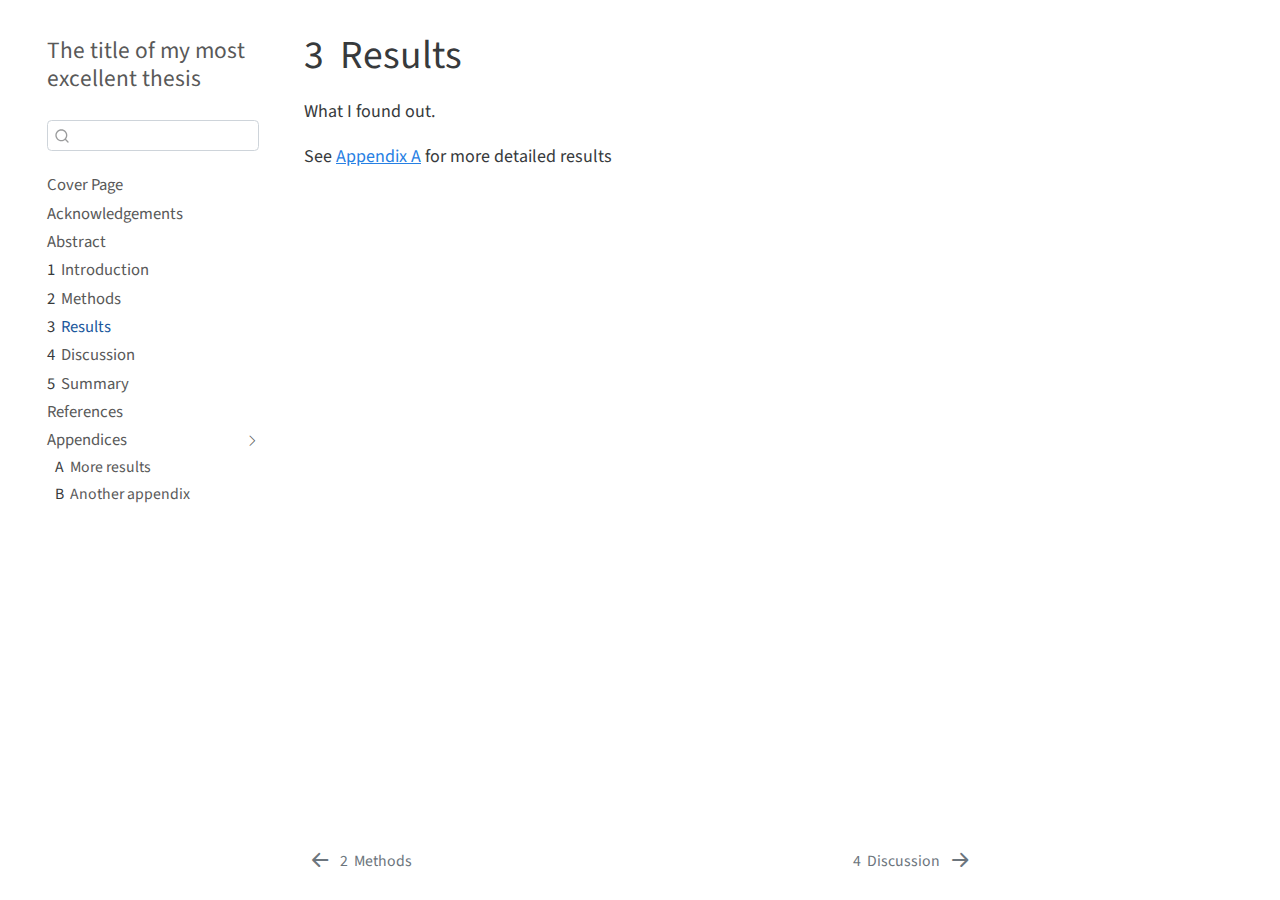
<file: docs/3-results.html>
<!DOCTYPE html>
<html xmlns="http://www.w3.org/1999/xhtml" lang="en" xml:lang="en"><head>

<meta charset="utf-8">
<meta name="generator" content="quarto-0.9.315">

<meta name="viewport" content="width=device-width, initial-scale=1.0, user-scalable=yes">


<title>The title of my most excellent thesis - 3&nbsp; Results</title>
<style>
code{white-space: pre-wrap;}
span.smallcaps{font-variant: small-caps;}
span.underline{text-decoration: underline;}
div.column{display: inline-block; vertical-align: top; width: 50%;}
div.hanging-indent{margin-left: 1.5em; text-indent: -1.5em;}
ul.task-list{list-style: none;}
</style>

<script src="site_libs/quarto-nav/quarto-nav.js"></script>
<script src="site_libs/quarto-nav/headroom.min.js"></script>
<script src="site_libs/clipboard/clipboard.min.js"></script>
<meta name="quarto:offset" content="./">
<script src="site_libs/quarto-search/autocomplete.umd.js"></script>
<script src="site_libs/quarto-search/fuse.min.js"></script>
<script src="site_libs/quarto-search/quarto-search.js"></script>
<link href="./4-discussion.html" rel="next">
<link href="./2-methods.html" rel="prev">
<script src="site_libs/quarto-html/quarto.js"></script>
<script src="site_libs/quarto-html/popper.min.js"></script>
<script src="site_libs/quarto-html/tippy.umd.min.js"></script>
<script src="site_libs/quarto-html/anchor.min.js"></script>
<link href="site_libs/quarto-html/tippy.css" rel="stylesheet">
<link id="quarto-text-highlighting-styles" href="site_libs/quarto-html/quarto-syntax-highlighting.css" rel="stylesheet">
<script src="site_libs/bootstrap/bootstrap.min.js"></script>
<link href="site_libs/bootstrap/bootstrap-icons.css" rel="stylesheet">
<link href="site_libs/bootstrap/bootstrap.min.css" rel="stylesheet">
<script id="quarto-search-options" type="application/json">{
  "location": "sidebar",
  "copy-button": false,
  "collapse-after": 3,
  "panel-placement": "start",
  "type": "textbox",
  "limit": 20,
  "language": {
    "search-no-results-text": "No results",
    "search-matching-documents-text": "matching documents",
    "search-copy-link-title": "Copy link to search",
    "search-hide-matches-text": "Hide additional matches",
    "search-more-match-text": "more match in this document",
    "search-more-matches-text": "more matches in this document",
    "search-clear-button-title": "Clear",
    "search-detached-cancel-button-title": "Cancel",
    "search-submit-button-title": "Submit"
  }
}</script>


</head>

<body class="floating">

<div id="quarto-search-results"></div>
  <header id="quarto-header" class="headroom fixed-top">
  <nav class="quarto-secondary-nav" data-bs-toggle="collapse" data-bs-target="#quarto-sidebar" aria-controls="quarto-sidebar" aria-expanded="false" aria-label="Toggle sidebar navigation" onclick="if (window.quartoToggleHeadroom) { window.quartoToggleHeadroom(); }">
    <div class="container-fluid d-flex justify-content-between">
      <h1 class="quarto-secondary-nav-title"><span class="chapter-number">3</span>&nbsp; <span class="chapter-title">Results</span></h1>
      <button type="button" class="quarto-btn-toggle btn" aria-label="Show secondary navigation">
        <i class="bi bi-chevron-right"></i>
      </button>
    </div>
  </nav>
</header>
<!-- content -->
<div id="quarto-content" class="quarto-container page-columns page-rows-contents page-layout-article">
<!-- sidebar -->
  <nav id="quarto-sidebar" class="sidebar collapse sidebar-navigation floating overflow-auto">
    <div class="pt-lg-2 mt-2 text-left sidebar-header">
    <div class="sidebar-title mb-0 py-0">
      <a href="./">The title of my most excellent thesis</a> 
    </div>
      </div>
      <div class="mt-2 flex-shrink-0 align-items-center">
        <div class="sidebar-search">
        <div id="quarto-search" class="" title="Search"></div>
        </div>
      </div>
    <div class="sidebar-menu-container"> 
    <ul class="list-unstyled mt-1">
        <li class="sidebar-item">
  <div class="sidebar-item-container"> 
  <a href="./index.html" class="sidebar-item-text sidebar-link">Cover Page</a>
  </div>
</li>
        <li class="sidebar-item">
  <div class="sidebar-item-container"> 
  <a href="./acknowledgements.html" class="sidebar-item-text sidebar-link">Acknowledgements</a>
  </div>
</li>
        <li class="sidebar-item">
  <div class="sidebar-item-container"> 
  <a href="./0-abstract.html" class="sidebar-item-text sidebar-link">Abstract</a>
  </div>
</li>
        <li class="sidebar-item">
  <div class="sidebar-item-container"> 
  <a href="./1-introduction.html" class="sidebar-item-text sidebar-link"><span class="chapter-number">1</span>&nbsp; <span class="chapter-title">Introduction</span></a>
  </div>
</li>
        <li class="sidebar-item">
  <div class="sidebar-item-container"> 
  <a href="./2-methods.html" class="sidebar-item-text sidebar-link"><span class="chapter-number">2</span>&nbsp; <span class="chapter-title">Methods</span></a>
  </div>
</li>
        <li class="sidebar-item">
  <div class="sidebar-item-container"> 
  <a href="./3-results.html" class="sidebar-item-text sidebar-link active"><span class="chapter-number">3</span>&nbsp; <span class="chapter-title">Results</span></a>
  </div>
</li>
        <li class="sidebar-item">
  <div class="sidebar-item-container"> 
  <a href="./4-discussion.html" class="sidebar-item-text sidebar-link"><span class="chapter-number">4</span>&nbsp; <span class="chapter-title">Discussion</span></a>
  </div>
</li>
        <li class="sidebar-item">
  <div class="sidebar-item-container"> 
  <a href="./5-conclusions.html" class="sidebar-item-text sidebar-link"><span class="chapter-number">5</span>&nbsp; <span class="chapter-title">Summary</span></a>
  </div>
</li>
        <li class="sidebar-item">
  <div class="sidebar-item-container"> 
  <a href="./references.html" class="sidebar-item-text sidebar-link">References</a>
  </div>
</li>
        <li class="sidebar-item sidebar-item-section">
    <div class="sidebar-item-container"> 
        <a class="sidebar-item-text sidebar-link text-start" data-bs-toggle="collapse" data-bs-target="#quarto-sidebar-section-1" aria-expanded="true">Appendices</a>
      <a class="sidebar-item-toggle text-start" data-bs-toggle="collapse" data-bs-target="#quarto-sidebar-section-1" aria-expanded="true">
        <i class="bi bi-chevron-right ms-2"></i>
      </a>
    </div>
    <ul id="quarto-sidebar-section-1" class="collapse list-unstyled sidebar-section depth1 show">  
        <li class="sidebar-item">
  <div class="sidebar-item-container"> 
  <a href="./app1-resources.html" class="sidebar-item-text sidebar-link"><span class="chapter-number">A</span>&nbsp; <span class="chapter-title">More results</span></a>
  </div>
</li>
        <li class="sidebar-item">
  <div class="sidebar-item-container"> 
  <a href="./app2-tools.html" class="sidebar-item-text sidebar-link"><span class="chapter-number">B</span>&nbsp; <span class="chapter-title">Another appendix</span></a>
  </div>
</li>
    </ul>
  </li>
    </ul>
    </div>
</nav>
<!-- margin-sidebar -->
    <div id="quarto-margin-sidebar" class="sidebar margin-sidebar">
        
    </div>
<!-- main -->
<main class="content" id="quarto-document-content">

<header id="title-block-header" class="quarto-title-block default">
<div class="quarto-title">
<h1 class="title d-none d-lg-block"><span class="chapter-number">3</span>&nbsp; <span class="chapter-title">Results</span></h1>
</div>





<div class="quarto-title-meta">

    
    
  </div>
  

</header>

<p>What I found out.</p>
<p>See <a href="app1-resources.html">Appendix&nbsp;<span>A</span></a> for more detailed results</p>



</main> <!-- /main -->
<script type="application/javascript">
window.document.addEventListener("DOMContentLoaded", function (event) {
  const icon = "";
  const anchorJS = new window.AnchorJS();
  anchorJS.options = {
    placement: 'right',
    icon: icon
  };
  anchorJS.add('.anchored');
  const clipboard = new window.ClipboardJS('.code-copy-button', {
    target: function(trigger) {
      return trigger.previousElementSibling;
    }
  });
  clipboard.on('success', function(e) {
    // button target
    const button = e.trigger;
    // don't keep focus
    button.blur();
    // flash "checked"
    button.classList.add('code-copy-button-checked');
    var currentTitle = button.getAttribute("title");
    button.setAttribute("title", "Copied!");
    setTimeout(function() {
      button.setAttribute("title", currentTitle);
      button.classList.remove('code-copy-button-checked');
    }, 1000);
    // clear code selection
    e.clearSelection();
  });
  function tippyHover(el, contentFn) {
    const config = {
      allowHTML: true,
      content: contentFn,
      maxWidth: 500,
      delay: 100,
      arrow: false,
      appendTo: function(el) {
          return el.parentElement;
      },
      interactive: true,
      interactiveBorder: 10,
      theme: 'quarto',
      placement: 'bottom-start'
    };
    window.tippy(el, config); 
  }
  const noterefs = window.document.querySelectorAll('a[role="doc-noteref"]');
  for (var i=0; i<noterefs.length; i++) {
    const ref = noterefs[i];
    tippyHover(ref, function() {
      let href = ref.getAttribute('href');
      try { href = new URL(href).hash; } catch {}
      const id = href.replace(/^#\/?/, "");
      const note = window.document.getElementById(id);
      return note.innerHTML;
    });
  }
  var bibliorefs = window.document.querySelectorAll('a[role="doc-biblioref"]');
  for (var i=0; i<bibliorefs.length; i++) {
    const ref = bibliorefs[i];
    const cites = ref.parentNode.getAttribute('data-cites').split(' ');
    tippyHover(ref, function() {
      var popup = window.document.createElement('div');
      cites.forEach(function(cite) {
        var citeDiv = window.document.createElement('div');
        citeDiv.classList.add('hanging-indent');
        citeDiv.classList.add('csl-entry');
        var biblioDiv = window.document.getElementById('ref-' + cite);
        if (biblioDiv) {
          citeDiv.innerHTML = biblioDiv.innerHTML;
        }
        popup.appendChild(citeDiv);
      });
      return popup.innerHTML;
    });
  }
});
</script>
<nav class="page-navigation">
  <div class="nav-page nav-page-previous">
      <a href="./2-methods.html" class="pagination-link">
        <i class="bi bi-arrow-left-short"></i> <span class="nav-page-text"><span class="chapter-number">2</span>&nbsp; <span class="chapter-title">Methods</span></span>
      </a>          
  </div>
  <div class="nav-page nav-page-next">
      <a href="./4-discussion.html" class="pagination-link">
        <span class="nav-page-text"><span class="chapter-number">4</span>&nbsp; <span class="chapter-title">Discussion</span></span> <i class="bi bi-arrow-right-short"></i>
      </a>
  </div>
</nav>
</div> <!-- /content -->



</body></html>
</file>
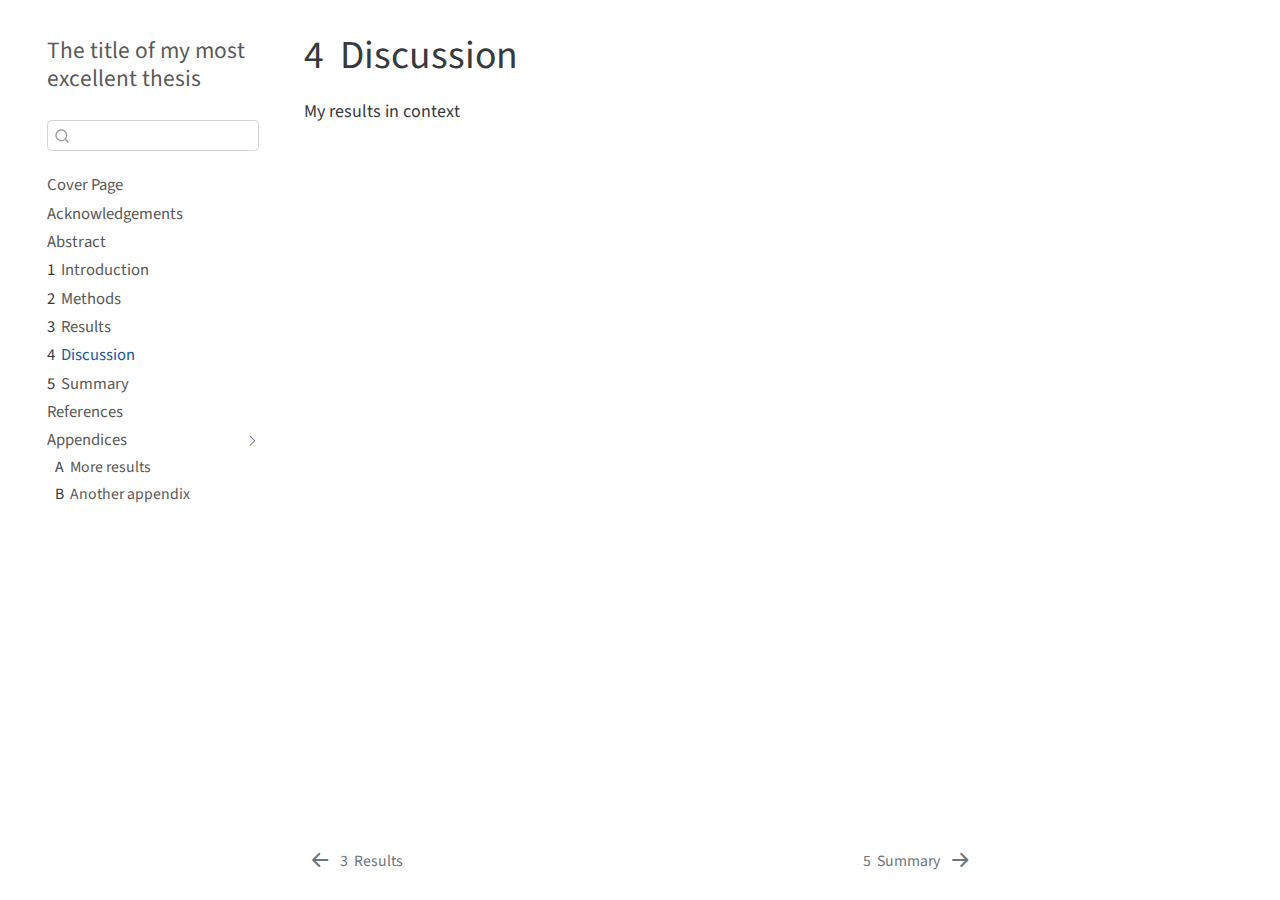
<file: docs/4-discussion.html>
<!DOCTYPE html>
<html xmlns="http://www.w3.org/1999/xhtml" lang="en" xml:lang="en"><head>

<meta charset="utf-8">
<meta name="generator" content="quarto-0.9.315">

<meta name="viewport" content="width=device-width, initial-scale=1.0, user-scalable=yes">


<title>The title of my most excellent thesis - 4&nbsp; Discussion</title>
<style>
code{white-space: pre-wrap;}
span.smallcaps{font-variant: small-caps;}
span.underline{text-decoration: underline;}
div.column{display: inline-block; vertical-align: top; width: 50%;}
div.hanging-indent{margin-left: 1.5em; text-indent: -1.5em;}
ul.task-list{list-style: none;}
</style>

<script src="site_libs/quarto-nav/quarto-nav.js"></script>
<script src="site_libs/quarto-nav/headroom.min.js"></script>
<script src="site_libs/clipboard/clipboard.min.js"></script>
<meta name="quarto:offset" content="./">
<script src="site_libs/quarto-search/autocomplete.umd.js"></script>
<script src="site_libs/quarto-search/fuse.min.js"></script>
<script src="site_libs/quarto-search/quarto-search.js"></script>
<link href="./5-conclusions.html" rel="next">
<link href="./3-results.html" rel="prev">
<script src="site_libs/quarto-html/quarto.js"></script>
<script src="site_libs/quarto-html/popper.min.js"></script>
<script src="site_libs/quarto-html/tippy.umd.min.js"></script>
<script src="site_libs/quarto-html/anchor.min.js"></script>
<link href="site_libs/quarto-html/tippy.css" rel="stylesheet">
<link id="quarto-text-highlighting-styles" href="site_libs/quarto-html/quarto-syntax-highlighting.css" rel="stylesheet">
<script src="site_libs/bootstrap/bootstrap.min.js"></script>
<link href="site_libs/bootstrap/bootstrap-icons.css" rel="stylesheet">
<link href="site_libs/bootstrap/bootstrap.min.css" rel="stylesheet">
<script id="quarto-search-options" type="application/json">{
  "location": "sidebar",
  "copy-button": false,
  "collapse-after": 3,
  "panel-placement": "start",
  "type": "textbox",
  "limit": 20,
  "language": {
    "search-no-results-text": "No results",
    "search-matching-documents-text": "matching documents",
    "search-copy-link-title": "Copy link to search",
    "search-hide-matches-text": "Hide additional matches",
    "search-more-match-text": "more match in this document",
    "search-more-matches-text": "more matches in this document",
    "search-clear-button-title": "Clear",
    "search-detached-cancel-button-title": "Cancel",
    "search-submit-button-title": "Submit"
  }
}</script>


</head>

<body class="floating">

<div id="quarto-search-results"></div>
  <header id="quarto-header" class="headroom fixed-top">
  <nav class="quarto-secondary-nav" data-bs-toggle="collapse" data-bs-target="#quarto-sidebar" aria-controls="quarto-sidebar" aria-expanded="false" aria-label="Toggle sidebar navigation" onclick="if (window.quartoToggleHeadroom) { window.quartoToggleHeadroom(); }">
    <div class="container-fluid d-flex justify-content-between">
      <h1 class="quarto-secondary-nav-title"><span class="chapter-number">4</span>&nbsp; <span class="chapter-title">Discussion</span></h1>
      <button type="button" class="quarto-btn-toggle btn" aria-label="Show secondary navigation">
        <i class="bi bi-chevron-right"></i>
      </button>
    </div>
  </nav>
</header>
<!-- content -->
<div id="quarto-content" class="quarto-container page-columns page-rows-contents page-layout-article">
<!-- sidebar -->
  <nav id="quarto-sidebar" class="sidebar collapse sidebar-navigation floating overflow-auto">
    <div class="pt-lg-2 mt-2 text-left sidebar-header">
    <div class="sidebar-title mb-0 py-0">
      <a href="./">The title of my most excellent thesis</a> 
    </div>
      </div>
      <div class="mt-2 flex-shrink-0 align-items-center">
        <div class="sidebar-search">
        <div id="quarto-search" class="" title="Search"></div>
        </div>
      </div>
    <div class="sidebar-menu-container"> 
    <ul class="list-unstyled mt-1">
        <li class="sidebar-item">
  <div class="sidebar-item-container"> 
  <a href="./index.html" class="sidebar-item-text sidebar-link">Cover Page</a>
  </div>
</li>
        <li class="sidebar-item">
  <div class="sidebar-item-container"> 
  <a href="./acknowledgements.html" class="sidebar-item-text sidebar-link">Acknowledgements</a>
  </div>
</li>
        <li class="sidebar-item">
  <div class="sidebar-item-container"> 
  <a href="./0-abstract.html" class="sidebar-item-text sidebar-link">Abstract</a>
  </div>
</li>
        <li class="sidebar-item">
  <div class="sidebar-item-container"> 
  <a href="./1-introduction.html" class="sidebar-item-text sidebar-link"><span class="chapter-number">1</span>&nbsp; <span class="chapter-title">Introduction</span></a>
  </div>
</li>
        <li class="sidebar-item">
  <div class="sidebar-item-container"> 
  <a href="./2-methods.html" class="sidebar-item-text sidebar-link"><span class="chapter-number">2</span>&nbsp; <span class="chapter-title">Methods</span></a>
  </div>
</li>
        <li class="sidebar-item">
  <div class="sidebar-item-container"> 
  <a href="./3-results.html" class="sidebar-item-text sidebar-link"><span class="chapter-number">3</span>&nbsp; <span class="chapter-title">Results</span></a>
  </div>
</li>
        <li class="sidebar-item">
  <div class="sidebar-item-container"> 
  <a href="./4-discussion.html" class="sidebar-item-text sidebar-link active"><span class="chapter-number">4</span>&nbsp; <span class="chapter-title">Discussion</span></a>
  </div>
</li>
        <li class="sidebar-item">
  <div class="sidebar-item-container"> 
  <a href="./5-conclusions.html" class="sidebar-item-text sidebar-link"><span class="chapter-number">5</span>&nbsp; <span class="chapter-title">Summary</span></a>
  </div>
</li>
        <li class="sidebar-item">
  <div class="sidebar-item-container"> 
  <a href="./references.html" class="sidebar-item-text sidebar-link">References</a>
  </div>
</li>
        <li class="sidebar-item sidebar-item-section">
    <div class="sidebar-item-container"> 
        <a class="sidebar-item-text sidebar-link text-start" data-bs-toggle="collapse" data-bs-target="#quarto-sidebar-section-1" aria-expanded="true">Appendices</a>
      <a class="sidebar-item-toggle text-start" data-bs-toggle="collapse" data-bs-target="#quarto-sidebar-section-1" aria-expanded="true">
        <i class="bi bi-chevron-right ms-2"></i>
      </a>
    </div>
    <ul id="quarto-sidebar-section-1" class="collapse list-unstyled sidebar-section depth1 show">  
        <li class="sidebar-item">
  <div class="sidebar-item-container"> 
  <a href="./app1-resources.html" class="sidebar-item-text sidebar-link"><span class="chapter-number">A</span>&nbsp; <span class="chapter-title">More results</span></a>
  </div>
</li>
        <li class="sidebar-item">
  <div class="sidebar-item-container"> 
  <a href="./app2-tools.html" class="sidebar-item-text sidebar-link"><span class="chapter-number">B</span>&nbsp; <span class="chapter-title">Another appendix</span></a>
  </div>
</li>
    </ul>
  </li>
    </ul>
    </div>
</nav>
<!-- margin-sidebar -->
    <div id="quarto-margin-sidebar" class="sidebar margin-sidebar">
        
    </div>
<!-- main -->
<main class="content" id="quarto-document-content">

<header id="title-block-header" class="quarto-title-block default">
<div class="quarto-title">
<h1 class="title d-none d-lg-block"><span class="chapter-number">4</span>&nbsp; <span class="chapter-title">Discussion</span></h1>
</div>





<div class="quarto-title-meta">

    
    
  </div>
  

</header>

<p>My results in context</p>



</main> <!-- /main -->
<script type="application/javascript">
window.document.addEventListener("DOMContentLoaded", function (event) {
  const icon = "";
  const anchorJS = new window.AnchorJS();
  anchorJS.options = {
    placement: 'right',
    icon: icon
  };
  anchorJS.add('.anchored');
  const clipboard = new window.ClipboardJS('.code-copy-button', {
    target: function(trigger) {
      return trigger.previousElementSibling;
    }
  });
  clipboard.on('success', function(e) {
    // button target
    const button = e.trigger;
    // don't keep focus
    button.blur();
    // flash "checked"
    button.classList.add('code-copy-button-checked');
    var currentTitle = button.getAttribute("title");
    button.setAttribute("title", "Copied!");
    setTimeout(function() {
      button.setAttribute("title", currentTitle);
      button.classList.remove('code-copy-button-checked');
    }, 1000);
    // clear code selection
    e.clearSelection();
  });
  function tippyHover(el, contentFn) {
    const config = {
      allowHTML: true,
      content: contentFn,
      maxWidth: 500,
      delay: 100,
      arrow: false,
      appendTo: function(el) {
          return el.parentElement;
      },
      interactive: true,
      interactiveBorder: 10,
      theme: 'quarto',
      placement: 'bottom-start'
    };
    window.tippy(el, config); 
  }
  const noterefs = window.document.querySelectorAll('a[role="doc-noteref"]');
  for (var i=0; i<noterefs.length; i++) {
    const ref = noterefs[i];
    tippyHover(ref, function() {
      let href = ref.getAttribute('href');
      try { href = new URL(href).hash; } catch {}
      const id = href.replace(/^#\/?/, "");
      const note = window.document.getElementById(id);
      return note.innerHTML;
    });
  }
  var bibliorefs = window.document.querySelectorAll('a[role="doc-biblioref"]');
  for (var i=0; i<bibliorefs.length; i++) {
    const ref = bibliorefs[i];
    const cites = ref.parentNode.getAttribute('data-cites').split(' ');
    tippyHover(ref, function() {
      var popup = window.document.createElement('div');
      cites.forEach(function(cite) {
        var citeDiv = window.document.createElement('div');
        citeDiv.classList.add('hanging-indent');
        citeDiv.classList.add('csl-entry');
        var biblioDiv = window.document.getElementById('ref-' + cite);
        if (biblioDiv) {
          citeDiv.innerHTML = biblioDiv.innerHTML;
        }
        popup.appendChild(citeDiv);
      });
      return popup.innerHTML;
    });
  }
});
</script>
<nav class="page-navigation">
  <div class="nav-page nav-page-previous">
      <a href="./3-results.html" class="pagination-link">
        <i class="bi bi-arrow-left-short"></i> <span class="nav-page-text"><span class="chapter-number">3</span>&nbsp; <span class="chapter-title">Results</span></span>
      </a>          
  </div>
  <div class="nav-page nav-page-next">
      <a href="./5-conclusions.html" class="pagination-link">
        <span class="nav-page-text"><span class="chapter-number">5</span>&nbsp; <span class="chapter-title">Summary</span></span> <i class="bi bi-arrow-right-short"></i>
      </a>
  </div>
</nav>
</div> <!-- /content -->



</body></html>
</file>
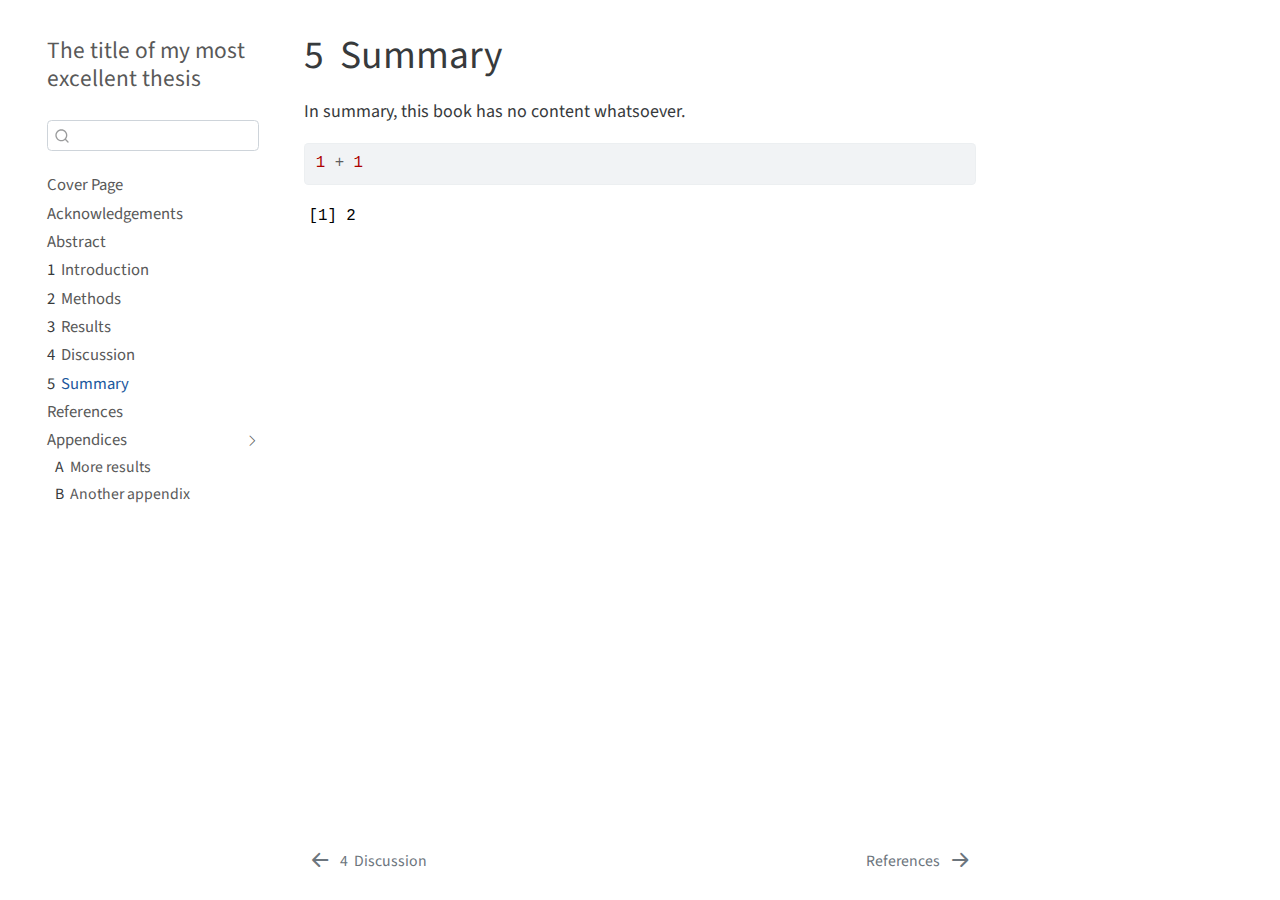
<file: docs/5-conclusions.html>
<!DOCTYPE html>
<html xmlns="http://www.w3.org/1999/xhtml" lang="en" xml:lang="en"><head>

<meta charset="utf-8">
<meta name="generator" content="quarto-0.9.315">

<meta name="viewport" content="width=device-width, initial-scale=1.0, user-scalable=yes">


<title>The title of my most excellent thesis - 5&nbsp; Summary</title>
<style>
code{white-space: pre-wrap;}
span.smallcaps{font-variant: small-caps;}
span.underline{text-decoration: underline;}
div.column{display: inline-block; vertical-align: top; width: 50%;}
div.hanging-indent{margin-left: 1.5em; text-indent: -1.5em;}
ul.task-list{list-style: none;}
pre > code.sourceCode { white-space: pre; position: relative; }
pre > code.sourceCode > span { display: inline-block; line-height: 1.25; }
pre > code.sourceCode > span:empty { height: 1.2em; }
.sourceCode { overflow: visible; }
code.sourceCode > span { color: inherit; text-decoration: inherit; }
div.sourceCode { margin: 1em 0; }
pre.sourceCode { margin: 0; }
@media screen {
div.sourceCode { overflow: auto; }
}
@media print {
pre > code.sourceCode { white-space: pre-wrap; }
pre > code.sourceCode > span { text-indent: -5em; padding-left: 5em; }
}
pre.numberSource code
  { counter-reset: source-line 0; }
pre.numberSource code > span
  { position: relative; left: -4em; counter-increment: source-line; }
pre.numberSource code > span > a:first-child::before
  { content: counter(source-line);
    position: relative; left: -1em; text-align: right; vertical-align: baseline;
    border: none; display: inline-block;
    -webkit-touch-callout: none; -webkit-user-select: none;
    -khtml-user-select: none; -moz-user-select: none;
    -ms-user-select: none; user-select: none;
    padding: 0 4px; width: 4em;
    color: #aaaaaa;
  }
pre.numberSource { margin-left: 3em; border-left: 1px solid #aaaaaa;  padding-left: 4px; }
div.sourceCode
  {   }
@media screen {
pre > code.sourceCode > span > a:first-child::before { text-decoration: underline; }
}
code span.al { color: #ff0000; font-weight: bold; } /* Alert */
code span.an { color: #60a0b0; font-weight: bold; font-style: italic; } /* Annotation */
code span.at { color: #7d9029; } /* Attribute */
code span.bn { color: #40a070; } /* BaseN */
code span.bu { } /* BuiltIn */
code span.cf { color: #007020; font-weight: bold; } /* ControlFlow */
code span.ch { color: #4070a0; } /* Char */
code span.cn { color: #880000; } /* Constant */
code span.co { color: #60a0b0; font-style: italic; } /* Comment */
code span.cv { color: #60a0b0; font-weight: bold; font-style: italic; } /* CommentVar */
code span.do { color: #ba2121; font-style: italic; } /* Documentation */
code span.dt { color: #902000; } /* DataType */
code span.dv { color: #40a070; } /* DecVal */
code span.er { color: #ff0000; font-weight: bold; } /* Error */
code span.ex { } /* Extension */
code span.fl { color: #40a070; } /* Float */
code span.fu { color: #06287e; } /* Function */
code span.im { } /* Import */
code span.in { color: #60a0b0; font-weight: bold; font-style: italic; } /* Information */
code span.kw { color: #007020; font-weight: bold; } /* Keyword */
code span.op { color: #666666; } /* Operator */
code span.ot { color: #007020; } /* Other */
code span.pp { color: #bc7a00; } /* Preprocessor */
code span.sc { color: #4070a0; } /* SpecialChar */
code span.ss { color: #bb6688; } /* SpecialString */
code span.st { color: #4070a0; } /* String */
code span.va { color: #19177c; } /* Variable */
code span.vs { color: #4070a0; } /* VerbatimString */
code span.wa { color: #60a0b0; font-weight: bold; font-style: italic; } /* Warning */
</style>

<script src="site_libs/quarto-nav/quarto-nav.js"></script>
<script src="site_libs/quarto-nav/headroom.min.js"></script>
<script src="site_libs/clipboard/clipboard.min.js"></script>
<meta name="quarto:offset" content="./">
<script src="site_libs/quarto-search/autocomplete.umd.js"></script>
<script src="site_libs/quarto-search/fuse.min.js"></script>
<script src="site_libs/quarto-search/quarto-search.js"></script>
<link href="./references.html" rel="next">
<link href="./4-discussion.html" rel="prev">
<script src="site_libs/quarto-html/quarto.js"></script>
<script src="site_libs/quarto-html/popper.min.js"></script>
<script src="site_libs/quarto-html/tippy.umd.min.js"></script>
<script src="site_libs/quarto-html/anchor.min.js"></script>
<link href="site_libs/quarto-html/tippy.css" rel="stylesheet">
<link id="quarto-text-highlighting-styles" href="site_libs/quarto-html/quarto-syntax-highlighting.css" rel="stylesheet">
<script src="site_libs/bootstrap/bootstrap.min.js"></script>
<link href="site_libs/bootstrap/bootstrap-icons.css" rel="stylesheet">
<link href="site_libs/bootstrap/bootstrap.min.css" rel="stylesheet">
<script id="quarto-search-options" type="application/json">{
  "location": "sidebar",
  "copy-button": false,
  "collapse-after": 3,
  "panel-placement": "start",
  "type": "textbox",
  "limit": 20,
  "language": {
    "search-no-results-text": "No results",
    "search-matching-documents-text": "matching documents",
    "search-copy-link-title": "Copy link to search",
    "search-hide-matches-text": "Hide additional matches",
    "search-more-match-text": "more match in this document",
    "search-more-matches-text": "more matches in this document",
    "search-clear-button-title": "Clear",
    "search-detached-cancel-button-title": "Cancel",
    "search-submit-button-title": "Submit"
  }
}</script>


</head>

<body class="floating">

<div id="quarto-search-results"></div>
  <header id="quarto-header" class="headroom fixed-top">
  <nav class="quarto-secondary-nav" data-bs-toggle="collapse" data-bs-target="#quarto-sidebar" aria-controls="quarto-sidebar" aria-expanded="false" aria-label="Toggle sidebar navigation" onclick="if (window.quartoToggleHeadroom) { window.quartoToggleHeadroom(); }">
    <div class="container-fluid d-flex justify-content-between">
      <h1 class="quarto-secondary-nav-title"><span class="chapter-number">5</span>&nbsp; <span class="chapter-title">Summary</span></h1>
      <button type="button" class="quarto-btn-toggle btn" aria-label="Show secondary navigation">
        <i class="bi bi-chevron-right"></i>
      </button>
    </div>
  </nav>
</header>
<!-- content -->
<div id="quarto-content" class="quarto-container page-columns page-rows-contents page-layout-article">
<!-- sidebar -->
  <nav id="quarto-sidebar" class="sidebar collapse sidebar-navigation floating overflow-auto">
    <div class="pt-lg-2 mt-2 text-left sidebar-header">
    <div class="sidebar-title mb-0 py-0">
      <a href="./">The title of my most excellent thesis</a> 
    </div>
      </div>
      <div class="mt-2 flex-shrink-0 align-items-center">
        <div class="sidebar-search">
        <div id="quarto-search" class="" title="Search"></div>
        </div>
      </div>
    <div class="sidebar-menu-container"> 
    <ul class="list-unstyled mt-1">
        <li class="sidebar-item">
  <div class="sidebar-item-container"> 
  <a href="./index.html" class="sidebar-item-text sidebar-link">Cover Page</a>
  </div>
</li>
        <li class="sidebar-item">
  <div class="sidebar-item-container"> 
  <a href="./acknowledgements.html" class="sidebar-item-text sidebar-link">Acknowledgements</a>
  </div>
</li>
        <li class="sidebar-item">
  <div class="sidebar-item-container"> 
  <a href="./0-abstract.html" class="sidebar-item-text sidebar-link">Abstract</a>
  </div>
</li>
        <li class="sidebar-item">
  <div class="sidebar-item-container"> 
  <a href="./1-introduction.html" class="sidebar-item-text sidebar-link"><span class="chapter-number">1</span>&nbsp; <span class="chapter-title">Introduction</span></a>
  </div>
</li>
        <li class="sidebar-item">
  <div class="sidebar-item-container"> 
  <a href="./2-methods.html" class="sidebar-item-text sidebar-link"><span class="chapter-number">2</span>&nbsp; <span class="chapter-title">Methods</span></a>
  </div>
</li>
        <li class="sidebar-item">
  <div class="sidebar-item-container"> 
  <a href="./3-results.html" class="sidebar-item-text sidebar-link"><span class="chapter-number">3</span>&nbsp; <span class="chapter-title">Results</span></a>
  </div>
</li>
        <li class="sidebar-item">
  <div class="sidebar-item-container"> 
  <a href="./4-discussion.html" class="sidebar-item-text sidebar-link"><span class="chapter-number">4</span>&nbsp; <span class="chapter-title">Discussion</span></a>
  </div>
</li>
        <li class="sidebar-item">
  <div class="sidebar-item-container"> 
  <a href="./5-conclusions.html" class="sidebar-item-text sidebar-link active"><span class="chapter-number">5</span>&nbsp; <span class="chapter-title">Summary</span></a>
  </div>
</li>
        <li class="sidebar-item">
  <div class="sidebar-item-container"> 
  <a href="./references.html" class="sidebar-item-text sidebar-link">References</a>
  </div>
</li>
        <li class="sidebar-item sidebar-item-section">
    <div class="sidebar-item-container"> 
        <a class="sidebar-item-text sidebar-link text-start" data-bs-toggle="collapse" data-bs-target="#quarto-sidebar-section-1" aria-expanded="true">Appendices</a>
      <a class="sidebar-item-toggle text-start" data-bs-toggle="collapse" data-bs-target="#quarto-sidebar-section-1" aria-expanded="true">
        <i class="bi bi-chevron-right ms-2"></i>
      </a>
    </div>
    <ul id="quarto-sidebar-section-1" class="collapse list-unstyled sidebar-section depth1 show">  
        <li class="sidebar-item">
  <div class="sidebar-item-container"> 
  <a href="./app1-resources.html" class="sidebar-item-text sidebar-link"><span class="chapter-number">A</span>&nbsp; <span class="chapter-title">More results</span></a>
  </div>
</li>
        <li class="sidebar-item">
  <div class="sidebar-item-container"> 
  <a href="./app2-tools.html" class="sidebar-item-text sidebar-link"><span class="chapter-number">B</span>&nbsp; <span class="chapter-title">Another appendix</span></a>
  </div>
</li>
    </ul>
  </li>
    </ul>
    </div>
</nav>
<!-- margin-sidebar -->
    <div id="quarto-margin-sidebar" class="sidebar margin-sidebar">
        
    </div>
<!-- main -->
<main class="content" id="quarto-document-content">

<header id="title-block-header" class="quarto-title-block default">
<div class="quarto-title">
<h1 class="title d-none d-lg-block"><span class="chapter-number">5</span>&nbsp; <span class="chapter-title">Summary</span></h1>
</div>





<div class="quarto-title-meta">

    
    
  </div>
  

</header>

<p>In summary, this book has no content whatsoever.</p>
<div class="cell">
<div class="sourceCode cell-code" id="cb1"><pre class="sourceCode r code-with-copy"><code class="sourceCode r"><span id="cb1-1"><a href="#cb1-1" aria-hidden="true" tabindex="-1"></a><span class="dv">1</span> <span class="sc">+</span> <span class="dv">1</span></span></code><button title="Copy to Clipboard" class="code-copy-button"><i class="bi"></i></button></pre></div>
<div class="cell-output cell-output-stdout">
<pre><code>[1] 2</code></pre>
</div>
</div>



</main> <!-- /main -->
<script type="application/javascript">
window.document.addEventListener("DOMContentLoaded", function (event) {
  const icon = "";
  const anchorJS = new window.AnchorJS();
  anchorJS.options = {
    placement: 'right',
    icon: icon
  };
  anchorJS.add('.anchored');
  const clipboard = new window.ClipboardJS('.code-copy-button', {
    target: function(trigger) {
      return trigger.previousElementSibling;
    }
  });
  clipboard.on('success', function(e) {
    // button target
    const button = e.trigger;
    // don't keep focus
    button.blur();
    // flash "checked"
    button.classList.add('code-copy-button-checked');
    var currentTitle = button.getAttribute("title");
    button.setAttribute("title", "Copied!");
    setTimeout(function() {
      button.setAttribute("title", currentTitle);
      button.classList.remove('code-copy-button-checked');
    }, 1000);
    // clear code selection
    e.clearSelection();
  });
  function tippyHover(el, contentFn) {
    const config = {
      allowHTML: true,
      content: contentFn,
      maxWidth: 500,
      delay: 100,
      arrow: false,
      appendTo: function(el) {
          return el.parentElement;
      },
      interactive: true,
      interactiveBorder: 10,
      theme: 'quarto',
      placement: 'bottom-start'
    };
    window.tippy(el, config); 
  }
  const noterefs = window.document.querySelectorAll('a[role="doc-noteref"]');
  for (var i=0; i<noterefs.length; i++) {
    const ref = noterefs[i];
    tippyHover(ref, function() {
      let href = ref.getAttribute('href');
      try { href = new URL(href).hash; } catch {}
      const id = href.replace(/^#\/?/, "");
      const note = window.document.getElementById(id);
      return note.innerHTML;
    });
  }
  var bibliorefs = window.document.querySelectorAll('a[role="doc-biblioref"]');
  for (var i=0; i<bibliorefs.length; i++) {
    const ref = bibliorefs[i];
    const cites = ref.parentNode.getAttribute('data-cites').split(' ');
    tippyHover(ref, function() {
      var popup = window.document.createElement('div');
      cites.forEach(function(cite) {
        var citeDiv = window.document.createElement('div');
        citeDiv.classList.add('hanging-indent');
        citeDiv.classList.add('csl-entry');
        var biblioDiv = window.document.getElementById('ref-' + cite);
        if (biblioDiv) {
          citeDiv.innerHTML = biblioDiv.innerHTML;
        }
        popup.appendChild(citeDiv);
      });
      return popup.innerHTML;
    });
  }
});
</script>
<nav class="page-navigation">
  <div class="nav-page nav-page-previous">
      <a href="./4-discussion.html" class="pagination-link">
        <i class="bi bi-arrow-left-short"></i> <span class="nav-page-text"><span class="chapter-number">4</span>&nbsp; <span class="chapter-title">Discussion</span></span>
      </a>          
  </div>
  <div class="nav-page nav-page-next">
      <a href="./references.html" class="pagination-link">
        <span class="nav-page-text">References</span> <i class="bi bi-arrow-right-short"></i>
      </a>
  </div>
</nav>
</div> <!-- /content -->



</body></html>
</file>
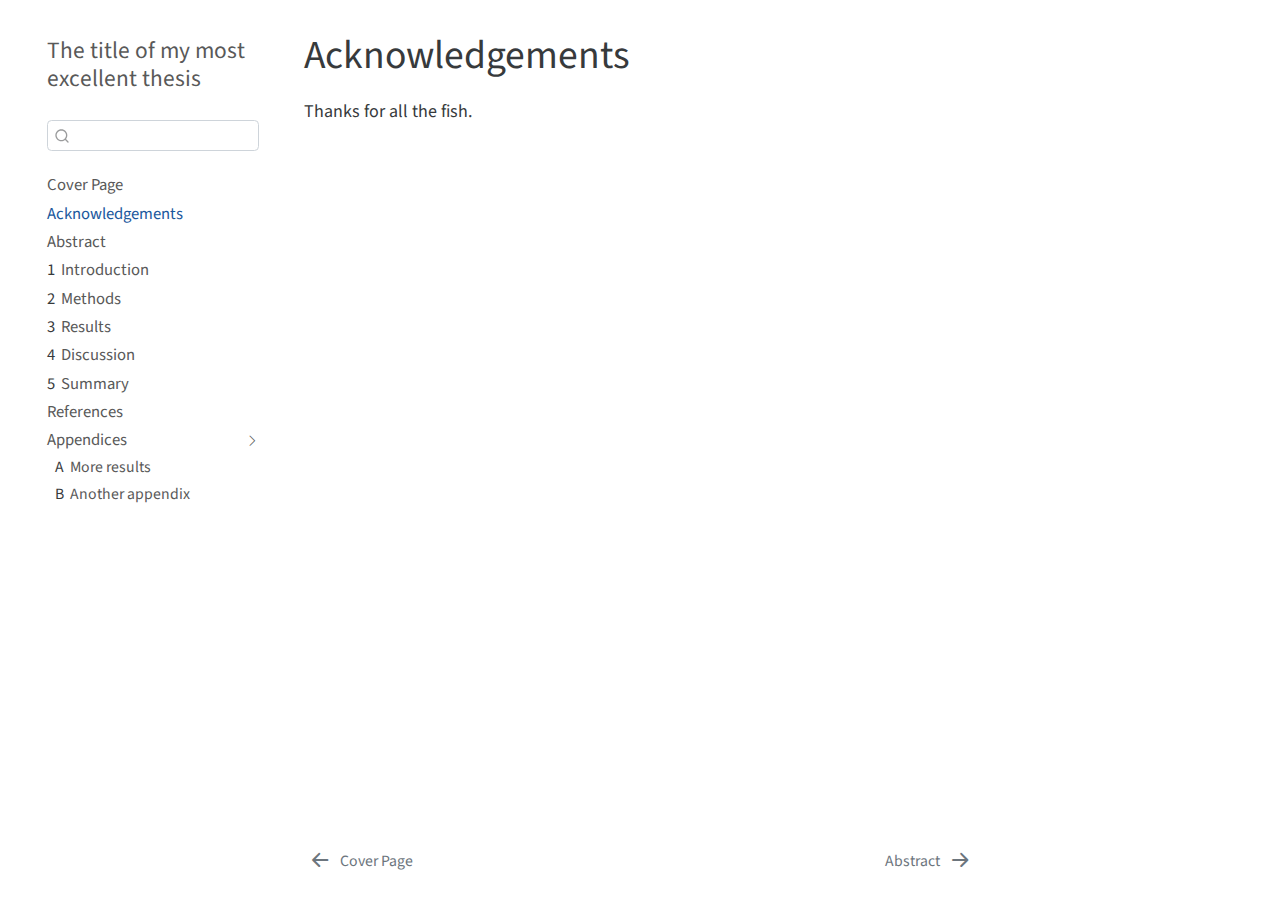
<file: docs/acknowledgements.html>
<!DOCTYPE html>
<html xmlns="http://www.w3.org/1999/xhtml" lang="en" xml:lang="en"><head>

<meta charset="utf-8">
<meta name="generator" content="quarto-0.9.315">

<meta name="viewport" content="width=device-width, initial-scale=1.0, user-scalable=yes">


<title>The title of my most excellent thesis - Acknowledgements</title>
<style>
code{white-space: pre-wrap;}
span.smallcaps{font-variant: small-caps;}
span.underline{text-decoration: underline;}
div.column{display: inline-block; vertical-align: top; width: 50%;}
div.hanging-indent{margin-left: 1.5em; text-indent: -1.5em;}
ul.task-list{list-style: none;}
</style>

<script src="site_libs/quarto-nav/quarto-nav.js"></script>
<script src="site_libs/quarto-nav/headroom.min.js"></script>
<script src="site_libs/clipboard/clipboard.min.js"></script>
<meta name="quarto:offset" content="./">
<script src="site_libs/quarto-search/autocomplete.umd.js"></script>
<script src="site_libs/quarto-search/fuse.min.js"></script>
<script src="site_libs/quarto-search/quarto-search.js"></script>
<link href="./0-abstract.html" rel="next">
<link href="./index.html" rel="prev">
<script src="site_libs/quarto-html/quarto.js"></script>
<script src="site_libs/quarto-html/popper.min.js"></script>
<script src="site_libs/quarto-html/tippy.umd.min.js"></script>
<script src="site_libs/quarto-html/anchor.min.js"></script>
<link href="site_libs/quarto-html/tippy.css" rel="stylesheet">
<link id="quarto-text-highlighting-styles" href="site_libs/quarto-html/quarto-syntax-highlighting.css" rel="stylesheet">
<script src="site_libs/bootstrap/bootstrap.min.js"></script>
<link href="site_libs/bootstrap/bootstrap-icons.css" rel="stylesheet">
<link href="site_libs/bootstrap/bootstrap.min.css" rel="stylesheet">
<script id="quarto-search-options" type="application/json">{
  "location": "sidebar",
  "copy-button": false,
  "collapse-after": 3,
  "panel-placement": "start",
  "type": "textbox",
  "limit": 20,
  "language": {
    "search-no-results-text": "No results",
    "search-matching-documents-text": "matching documents",
    "search-copy-link-title": "Copy link to search",
    "search-hide-matches-text": "Hide additional matches",
    "search-more-match-text": "more match in this document",
    "search-more-matches-text": "more matches in this document",
    "search-clear-button-title": "Clear",
    "search-detached-cancel-button-title": "Cancel",
    "search-submit-button-title": "Submit"
  }
}</script>


</head>

<body class="floating">

<div id="quarto-search-results"></div>
  <header id="quarto-header" class="headroom fixed-top">
  <nav class="quarto-secondary-nav" data-bs-toggle="collapse" data-bs-target="#quarto-sidebar" aria-controls="quarto-sidebar" aria-expanded="false" aria-label="Toggle sidebar navigation" onclick="if (window.quartoToggleHeadroom) { window.quartoToggleHeadroom(); }">
    <div class="container-fluid d-flex justify-content-between">
      <h1 class="quarto-secondary-nav-title">Acknowledgements</h1>
      <button type="button" class="quarto-btn-toggle btn" aria-label="Show secondary navigation">
        <i class="bi bi-chevron-right"></i>
      </button>
    </div>
  </nav>
</header>
<!-- content -->
<div id="quarto-content" class="quarto-container page-columns page-rows-contents page-layout-article">
<!-- sidebar -->
  <nav id="quarto-sidebar" class="sidebar collapse sidebar-navigation floating overflow-auto">
    <div class="pt-lg-2 mt-2 text-left sidebar-header">
    <div class="sidebar-title mb-0 py-0">
      <a href="./">The title of my most excellent thesis</a> 
    </div>
      </div>
      <div class="mt-2 flex-shrink-0 align-items-center">
        <div class="sidebar-search">
        <div id="quarto-search" class="" title="Search"></div>
        </div>
      </div>
    <div class="sidebar-menu-container"> 
    <ul class="list-unstyled mt-1">
        <li class="sidebar-item">
  <div class="sidebar-item-container"> 
  <a href="./index.html" class="sidebar-item-text sidebar-link">Cover Page</a>
  </div>
</li>
        <li class="sidebar-item">
  <div class="sidebar-item-container"> 
  <a href="./acknowledgements.html" class="sidebar-item-text sidebar-link active">Acknowledgements</a>
  </div>
</li>
        <li class="sidebar-item">
  <div class="sidebar-item-container"> 
  <a href="./0-abstract.html" class="sidebar-item-text sidebar-link">Abstract</a>
  </div>
</li>
        <li class="sidebar-item">
  <div class="sidebar-item-container"> 
  <a href="./1-introduction.html" class="sidebar-item-text sidebar-link"><span class="chapter-number">1</span>&nbsp; <span class="chapter-title">Introduction</span></a>
  </div>
</li>
        <li class="sidebar-item">
  <div class="sidebar-item-container"> 
  <a href="./2-methods.html" class="sidebar-item-text sidebar-link"><span class="chapter-number">2</span>&nbsp; <span class="chapter-title">Methods</span></a>
  </div>
</li>
        <li class="sidebar-item">
  <div class="sidebar-item-container"> 
  <a href="./3-results.html" class="sidebar-item-text sidebar-link"><span class="chapter-number">3</span>&nbsp; <span class="chapter-title">Results</span></a>
  </div>
</li>
        <li class="sidebar-item">
  <div class="sidebar-item-container"> 
  <a href="./4-discussion.html" class="sidebar-item-text sidebar-link"><span class="chapter-number">4</span>&nbsp; <span class="chapter-title">Discussion</span></a>
  </div>
</li>
        <li class="sidebar-item">
  <div class="sidebar-item-container"> 
  <a href="./5-conclusions.html" class="sidebar-item-text sidebar-link"><span class="chapter-number">5</span>&nbsp; <span class="chapter-title">Summary</span></a>
  </div>
</li>
        <li class="sidebar-item">
  <div class="sidebar-item-container"> 
  <a href="./references.html" class="sidebar-item-text sidebar-link">References</a>
  </div>
</li>
        <li class="sidebar-item sidebar-item-section">
    <div class="sidebar-item-container"> 
        <a class="sidebar-item-text sidebar-link text-start" data-bs-toggle="collapse" data-bs-target="#quarto-sidebar-section-1" aria-expanded="true">Appendices</a>
      <a class="sidebar-item-toggle text-start" data-bs-toggle="collapse" data-bs-target="#quarto-sidebar-section-1" aria-expanded="true">
        <i class="bi bi-chevron-right ms-2"></i>
      </a>
    </div>
    <ul id="quarto-sidebar-section-1" class="collapse list-unstyled sidebar-section depth1 show">  
        <li class="sidebar-item">
  <div class="sidebar-item-container"> 
  <a href="./app1-resources.html" class="sidebar-item-text sidebar-link"><span class="chapter-number">A</span>&nbsp; <span class="chapter-title">More results</span></a>
  </div>
</li>
        <li class="sidebar-item">
  <div class="sidebar-item-container"> 
  <a href="./app2-tools.html" class="sidebar-item-text sidebar-link"><span class="chapter-number">B</span>&nbsp; <span class="chapter-title">Another appendix</span></a>
  </div>
</li>
    </ul>
  </li>
    </ul>
    </div>
</nav>
<!-- margin-sidebar -->
    <div id="quarto-margin-sidebar" class="sidebar margin-sidebar">
        
    </div>
<!-- main -->
<main class="content" id="quarto-document-content">

<header id="title-block-header" class="quarto-title-block default">
<div class="quarto-title">
<h1 class="title d-none d-lg-block">Acknowledgements</h1>
</div>





<div class="quarto-title-meta">

    
    
  </div>
  

</header>

<p>Thanks for all the fish.</p>



</main> <!-- /main -->
<script type="application/javascript">
window.document.addEventListener("DOMContentLoaded", function (event) {
  const icon = "";
  const anchorJS = new window.AnchorJS();
  anchorJS.options = {
    placement: 'right',
    icon: icon
  };
  anchorJS.add('.anchored');
  const clipboard = new window.ClipboardJS('.code-copy-button', {
    target: function(trigger) {
      return trigger.previousElementSibling;
    }
  });
  clipboard.on('success', function(e) {
    // button target
    const button = e.trigger;
    // don't keep focus
    button.blur();
    // flash "checked"
    button.classList.add('code-copy-button-checked');
    var currentTitle = button.getAttribute("title");
    button.setAttribute("title", "Copied!");
    setTimeout(function() {
      button.setAttribute("title", currentTitle);
      button.classList.remove('code-copy-button-checked');
    }, 1000);
    // clear code selection
    e.clearSelection();
  });
  function tippyHover(el, contentFn) {
    const config = {
      allowHTML: true,
      content: contentFn,
      maxWidth: 500,
      delay: 100,
      arrow: false,
      appendTo: function(el) {
          return el.parentElement;
      },
      interactive: true,
      interactiveBorder: 10,
      theme: 'quarto',
      placement: 'bottom-start'
    };
    window.tippy(el, config); 
  }
  const noterefs = window.document.querySelectorAll('a[role="doc-noteref"]');
  for (var i=0; i<noterefs.length; i++) {
    const ref = noterefs[i];
    tippyHover(ref, function() {
      let href = ref.getAttribute('href');
      try { href = new URL(href).hash; } catch {}
      const id = href.replace(/^#\/?/, "");
      const note = window.document.getElementById(id);
      return note.innerHTML;
    });
  }
  var bibliorefs = window.document.querySelectorAll('a[role="doc-biblioref"]');
  for (var i=0; i<bibliorefs.length; i++) {
    const ref = bibliorefs[i];
    const cites = ref.parentNode.getAttribute('data-cites').split(' ');
    tippyHover(ref, function() {
      var popup = window.document.createElement('div');
      cites.forEach(function(cite) {
        var citeDiv = window.document.createElement('div');
        citeDiv.classList.add('hanging-indent');
        citeDiv.classList.add('csl-entry');
        var biblioDiv = window.document.getElementById('ref-' + cite);
        if (biblioDiv) {
          citeDiv.innerHTML = biblioDiv.innerHTML;
        }
        popup.appendChild(citeDiv);
      });
      return popup.innerHTML;
    });
  }
});
</script>
<nav class="page-navigation">
  <div class="nav-page nav-page-previous">
      <a href="./index.html" class="pagination-link">
        <i class="bi bi-arrow-left-short"></i> <span class="nav-page-text">Cover Page</span>
      </a>          
  </div>
  <div class="nav-page nav-page-next">
      <a href="./0-abstract.html" class="pagination-link">
        <span class="nav-page-text">Abstract</span> <i class="bi bi-arrow-right-short"></i>
      </a>
  </div>
</nav>
</div> <!-- /content -->



</body></html>
</file>
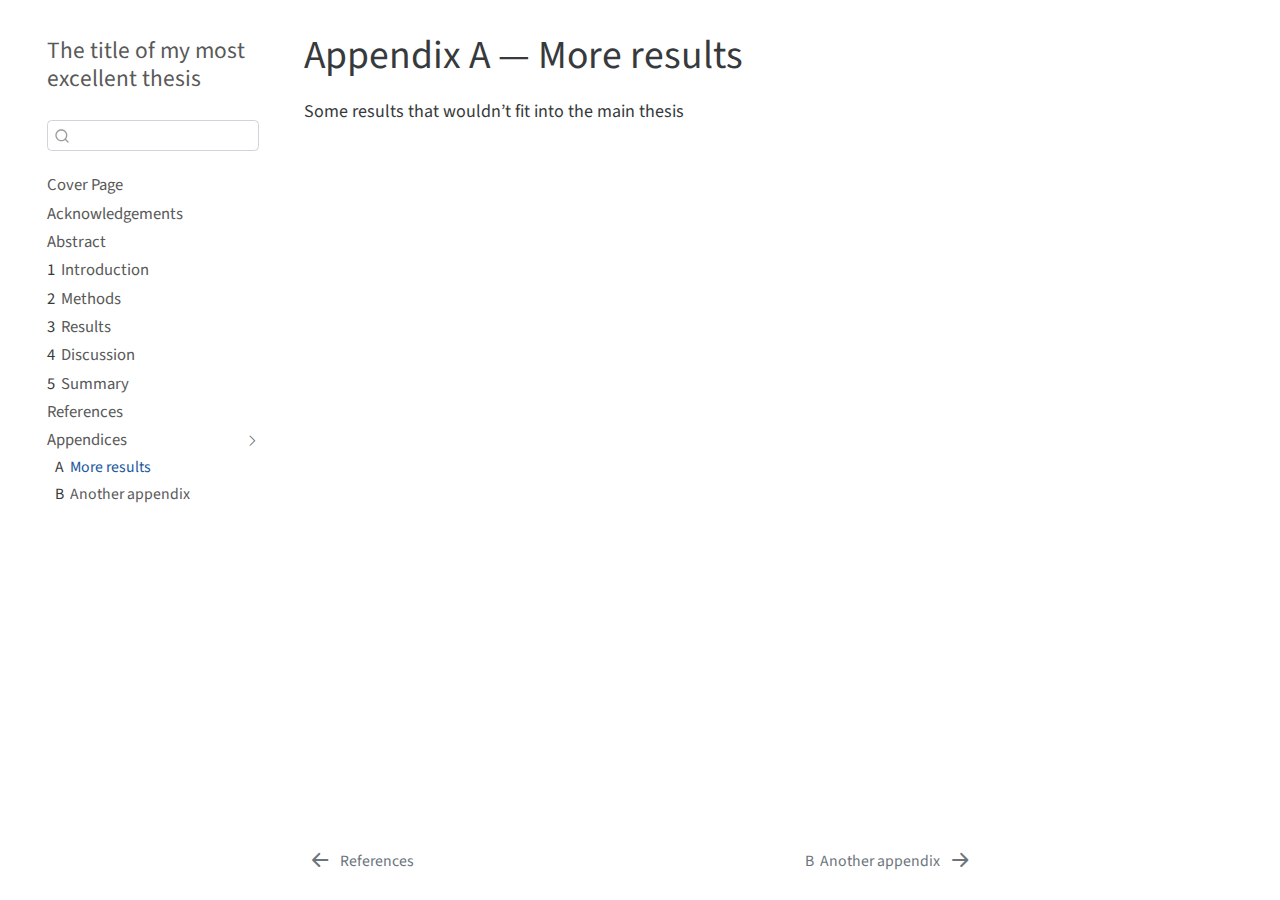
<file: docs/app1-resources.html>
<!DOCTYPE html>
<html xmlns="http://www.w3.org/1999/xhtml" lang="en" xml:lang="en"><head>

<meta charset="utf-8">
<meta name="generator" content="quarto-0.9.315">

<meta name="viewport" content="width=device-width, initial-scale=1.0, user-scalable=yes">


<title>The title of my most excellent thesis - Appendix A — More results</title>
<style>
code{white-space: pre-wrap;}
span.smallcaps{font-variant: small-caps;}
span.underline{text-decoration: underline;}
div.column{display: inline-block; vertical-align: top; width: 50%;}
div.hanging-indent{margin-left: 1.5em; text-indent: -1.5em;}
ul.task-list{list-style: none;}
</style>

<script src="site_libs/quarto-nav/quarto-nav.js"></script>
<script src="site_libs/quarto-nav/headroom.min.js"></script>
<script src="site_libs/clipboard/clipboard.min.js"></script>
<meta name="quarto:offset" content="./">
<script src="site_libs/quarto-search/autocomplete.umd.js"></script>
<script src="site_libs/quarto-search/fuse.min.js"></script>
<script src="site_libs/quarto-search/quarto-search.js"></script>
<link href="./app2-tools.html" rel="next">
<link href="./references.html" rel="prev">
<script src="site_libs/quarto-html/quarto.js"></script>
<script src="site_libs/quarto-html/popper.min.js"></script>
<script src="site_libs/quarto-html/tippy.umd.min.js"></script>
<script src="site_libs/quarto-html/anchor.min.js"></script>
<link href="site_libs/quarto-html/tippy.css" rel="stylesheet">
<link id="quarto-text-highlighting-styles" href="site_libs/quarto-html/quarto-syntax-highlighting.css" rel="stylesheet">
<script src="site_libs/bootstrap/bootstrap.min.js"></script>
<link href="site_libs/bootstrap/bootstrap-icons.css" rel="stylesheet">
<link href="site_libs/bootstrap/bootstrap.min.css" rel="stylesheet">
<script id="quarto-search-options" type="application/json">{
  "location": "sidebar",
  "copy-button": false,
  "collapse-after": 3,
  "panel-placement": "start",
  "type": "textbox",
  "limit": 20,
  "language": {
    "search-no-results-text": "No results",
    "search-matching-documents-text": "matching documents",
    "search-copy-link-title": "Copy link to search",
    "search-hide-matches-text": "Hide additional matches",
    "search-more-match-text": "more match in this document",
    "search-more-matches-text": "more matches in this document",
    "search-clear-button-title": "Clear",
    "search-detached-cancel-button-title": "Cancel",
    "search-submit-button-title": "Submit"
  }
}</script>


</head>

<body class="floating">

<div id="quarto-search-results"></div>
  <header id="quarto-header" class="headroom fixed-top">
  <nav class="quarto-secondary-nav" data-bs-toggle="collapse" data-bs-target="#quarto-sidebar" aria-controls="quarto-sidebar" aria-expanded="false" aria-label="Toggle sidebar navigation" onclick="if (window.quartoToggleHeadroom) { window.quartoToggleHeadroom(); }">
    <div class="container-fluid d-flex justify-content-between">
      <h1 class="quarto-secondary-nav-title">Appendix A — More results</h1>
      <button type="button" class="quarto-btn-toggle btn" aria-label="Show secondary navigation">
        <i class="bi bi-chevron-right"></i>
      </button>
    </div>
  </nav>
</header>
<!-- content -->
<div id="quarto-content" class="quarto-container page-columns page-rows-contents page-layout-article">
<!-- sidebar -->
  <nav id="quarto-sidebar" class="sidebar collapse sidebar-navigation floating overflow-auto">
    <div class="pt-lg-2 mt-2 text-left sidebar-header">
    <div class="sidebar-title mb-0 py-0">
      <a href="./">The title of my most excellent thesis</a> 
    </div>
      </div>
      <div class="mt-2 flex-shrink-0 align-items-center">
        <div class="sidebar-search">
        <div id="quarto-search" class="" title="Search"></div>
        </div>
      </div>
    <div class="sidebar-menu-container"> 
    <ul class="list-unstyled mt-1">
        <li class="sidebar-item">
  <div class="sidebar-item-container"> 
  <a href="./index.html" class="sidebar-item-text sidebar-link">Cover Page</a>
  </div>
</li>
        <li class="sidebar-item">
  <div class="sidebar-item-container"> 
  <a href="./acknowledgements.html" class="sidebar-item-text sidebar-link">Acknowledgements</a>
  </div>
</li>
        <li class="sidebar-item">
  <div class="sidebar-item-container"> 
  <a href="./0-abstract.html" class="sidebar-item-text sidebar-link">Abstract</a>
  </div>
</li>
        <li class="sidebar-item">
  <div class="sidebar-item-container"> 
  <a href="./1-introduction.html" class="sidebar-item-text sidebar-link"><span class="chapter-number">1</span>&nbsp; <span class="chapter-title">Introduction</span></a>
  </div>
</li>
        <li class="sidebar-item">
  <div class="sidebar-item-container"> 
  <a href="./2-methods.html" class="sidebar-item-text sidebar-link"><span class="chapter-number">2</span>&nbsp; <span class="chapter-title">Methods</span></a>
  </div>
</li>
        <li class="sidebar-item">
  <div class="sidebar-item-container"> 
  <a href="./3-results.html" class="sidebar-item-text sidebar-link"><span class="chapter-number">3</span>&nbsp; <span class="chapter-title">Results</span></a>
  </div>
</li>
        <li class="sidebar-item">
  <div class="sidebar-item-container"> 
  <a href="./4-discussion.html" class="sidebar-item-text sidebar-link"><span class="chapter-number">4</span>&nbsp; <span class="chapter-title">Discussion</span></a>
  </div>
</li>
        <li class="sidebar-item">
  <div class="sidebar-item-container"> 
  <a href="./5-conclusions.html" class="sidebar-item-text sidebar-link"><span class="chapter-number">5</span>&nbsp; <span class="chapter-title">Summary</span></a>
  </div>
</li>
        <li class="sidebar-item">
  <div class="sidebar-item-container"> 
  <a href="./references.html" class="sidebar-item-text sidebar-link">References</a>
  </div>
</li>
        <li class="sidebar-item sidebar-item-section">
    <div class="sidebar-item-container"> 
        <a class="sidebar-item-text sidebar-link text-start" data-bs-toggle="collapse" data-bs-target="#quarto-sidebar-section-1" aria-expanded="true">Appendices</a>
      <a class="sidebar-item-toggle text-start" data-bs-toggle="collapse" data-bs-target="#quarto-sidebar-section-1" aria-expanded="true">
        <i class="bi bi-chevron-right ms-2"></i>
      </a>
    </div>
    <ul id="quarto-sidebar-section-1" class="collapse list-unstyled sidebar-section depth1 show">  
        <li class="sidebar-item">
  <div class="sidebar-item-container"> 
  <a href="./app1-resources.html" class="sidebar-item-text sidebar-link active"><span class="chapter-number">A</span>&nbsp; <span class="chapter-title">More results</span></a>
  </div>
</li>
        <li class="sidebar-item">
  <div class="sidebar-item-container"> 
  <a href="./app2-tools.html" class="sidebar-item-text sidebar-link"><span class="chapter-number">B</span>&nbsp; <span class="chapter-title">Another appendix</span></a>
  </div>
</li>
    </ul>
  </li>
    </ul>
    </div>
</nav>
<!-- margin-sidebar -->
    <div id="quarto-margin-sidebar" class="sidebar margin-sidebar">
        
    </div>
<!-- main -->
<main class="content" id="quarto-document-content">

<header id="title-block-header" class="quarto-title-block default">
<div class="quarto-title">
<h1 class="title"><span id="sec-more-results" class="quarto-section-identifier d-none d-lg-block">Appendix A — More results</span></h1>
</div>





<div class="quarto-title-meta">

    
    
  </div>
  

</header>

<p>Some results that wouldn’t fit into the main thesis</p>



</main> <!-- /main -->
<script type="application/javascript">
window.document.addEventListener("DOMContentLoaded", function (event) {
  const icon = "";
  const anchorJS = new window.AnchorJS();
  anchorJS.options = {
    placement: 'right',
    icon: icon
  };
  anchorJS.add('.anchored');
  const clipboard = new window.ClipboardJS('.code-copy-button', {
    target: function(trigger) {
      return trigger.previousElementSibling;
    }
  });
  clipboard.on('success', function(e) {
    // button target
    const button = e.trigger;
    // don't keep focus
    button.blur();
    // flash "checked"
    button.classList.add('code-copy-button-checked');
    var currentTitle = button.getAttribute("title");
    button.setAttribute("title", "Copied!");
    setTimeout(function() {
      button.setAttribute("title", currentTitle);
      button.classList.remove('code-copy-button-checked');
    }, 1000);
    // clear code selection
    e.clearSelection();
  });
  function tippyHover(el, contentFn) {
    const config = {
      allowHTML: true,
      content: contentFn,
      maxWidth: 500,
      delay: 100,
      arrow: false,
      appendTo: function(el) {
          return el.parentElement;
      },
      interactive: true,
      interactiveBorder: 10,
      theme: 'quarto',
      placement: 'bottom-start'
    };
    window.tippy(el, config); 
  }
  const noterefs = window.document.querySelectorAll('a[role="doc-noteref"]');
  for (var i=0; i<noterefs.length; i++) {
    const ref = noterefs[i];
    tippyHover(ref, function() {
      let href = ref.getAttribute('href');
      try { href = new URL(href).hash; } catch {}
      const id = href.replace(/^#\/?/, "");
      const note = window.document.getElementById(id);
      return note.innerHTML;
    });
  }
  var bibliorefs = window.document.querySelectorAll('a[role="doc-biblioref"]');
  for (var i=0; i<bibliorefs.length; i++) {
    const ref = bibliorefs[i];
    const cites = ref.parentNode.getAttribute('data-cites').split(' ');
    tippyHover(ref, function() {
      var popup = window.document.createElement('div');
      cites.forEach(function(cite) {
        var citeDiv = window.document.createElement('div');
        citeDiv.classList.add('hanging-indent');
        citeDiv.classList.add('csl-entry');
        var biblioDiv = window.document.getElementById('ref-' + cite);
        if (biblioDiv) {
          citeDiv.innerHTML = biblioDiv.innerHTML;
        }
        popup.appendChild(citeDiv);
      });
      return popup.innerHTML;
    });
  }
});
</script>
<nav class="page-navigation">
  <div class="nav-page nav-page-previous">
      <a href="./references.html" class="pagination-link">
        <i class="bi bi-arrow-left-short"></i> <span class="nav-page-text">References</span>
      </a>          
  </div>
  <div class="nav-page nav-page-next">
      <a href="./app2-tools.html" class="pagination-link">
        <span class="nav-page-text"><span class="chapter-number">B</span>&nbsp; <span class="chapter-title">Another appendix</span></span> <i class="bi bi-arrow-right-short"></i>
      </a>
  </div>
</nav>
</div> <!-- /content -->



</body></html>
</file>
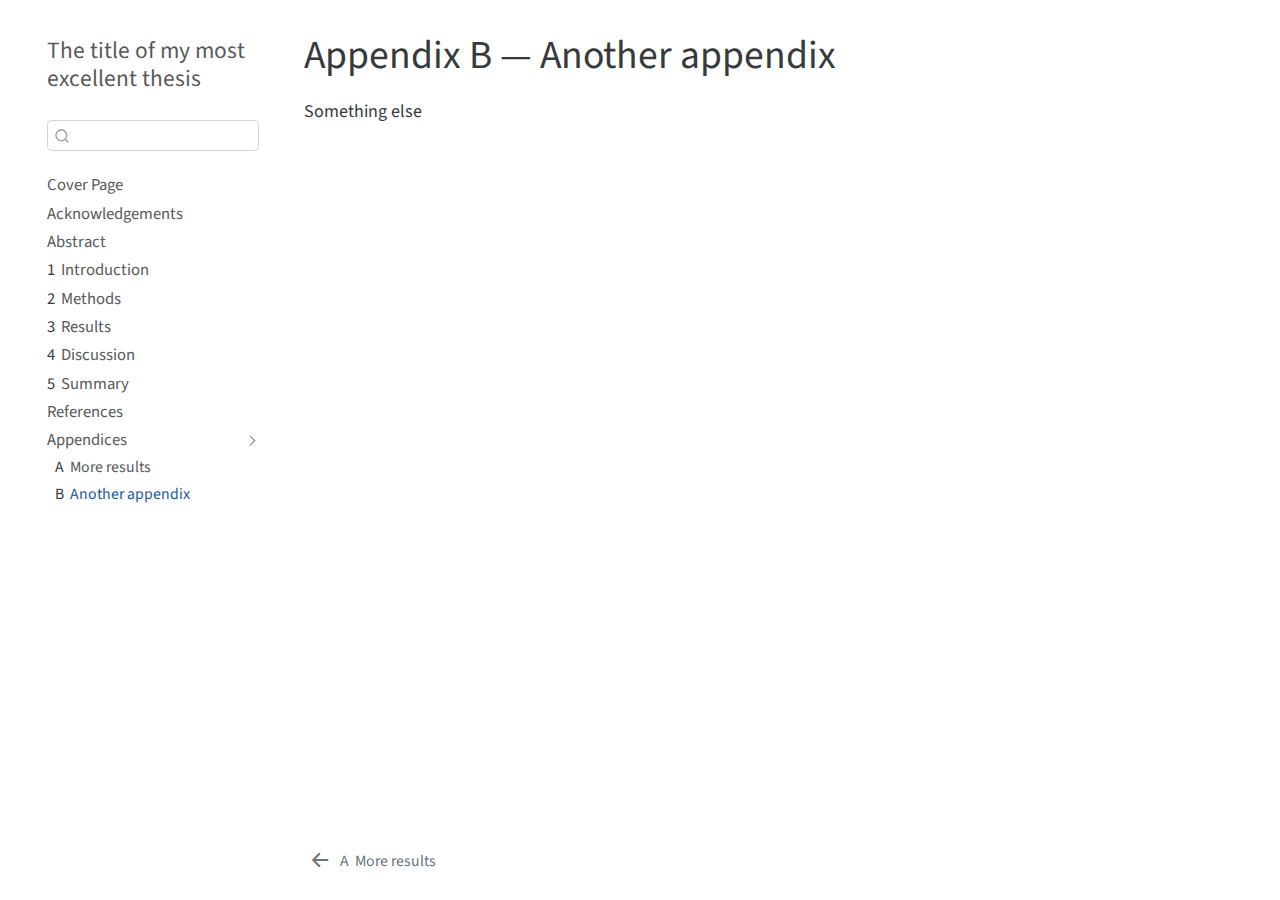
<file: docs/app2-tools.html>
<!DOCTYPE html>
<html xmlns="http://www.w3.org/1999/xhtml" lang="en" xml:lang="en"><head>

<meta charset="utf-8">
<meta name="generator" content="quarto-0.9.315">

<meta name="viewport" content="width=device-width, initial-scale=1.0, user-scalable=yes">


<title>The title of my most excellent thesis - Appendix B — Another appendix</title>
<style>
code{white-space: pre-wrap;}
span.smallcaps{font-variant: small-caps;}
span.underline{text-decoration: underline;}
div.column{display: inline-block; vertical-align: top; width: 50%;}
div.hanging-indent{margin-left: 1.5em; text-indent: -1.5em;}
ul.task-list{list-style: none;}
</style>

<script src="site_libs/quarto-nav/quarto-nav.js"></script>
<script src="site_libs/quarto-nav/headroom.min.js"></script>
<script src="site_libs/clipboard/clipboard.min.js"></script>
<meta name="quarto:offset" content="./">
<script src="site_libs/quarto-search/autocomplete.umd.js"></script>
<script src="site_libs/quarto-search/fuse.min.js"></script>
<script src="site_libs/quarto-search/quarto-search.js"></script>
<link href="./app1-resources.html" rel="prev">
<script src="site_libs/quarto-html/quarto.js"></script>
<script src="site_libs/quarto-html/popper.min.js"></script>
<script src="site_libs/quarto-html/tippy.umd.min.js"></script>
<script src="site_libs/quarto-html/anchor.min.js"></script>
<link href="site_libs/quarto-html/tippy.css" rel="stylesheet">
<link id="quarto-text-highlighting-styles" href="site_libs/quarto-html/quarto-syntax-highlighting.css" rel="stylesheet">
<script src="site_libs/bootstrap/bootstrap.min.js"></script>
<link href="site_libs/bootstrap/bootstrap-icons.css" rel="stylesheet">
<link href="site_libs/bootstrap/bootstrap.min.css" rel="stylesheet">
<script id="quarto-search-options" type="application/json">{
  "location": "sidebar",
  "copy-button": false,
  "collapse-after": 3,
  "panel-placement": "start",
  "type": "textbox",
  "limit": 20,
  "language": {
    "search-no-results-text": "No results",
    "search-matching-documents-text": "matching documents",
    "search-copy-link-title": "Copy link to search",
    "search-hide-matches-text": "Hide additional matches",
    "search-more-match-text": "more match in this document",
    "search-more-matches-text": "more matches in this document",
    "search-clear-button-title": "Clear",
    "search-detached-cancel-button-title": "Cancel",
    "search-submit-button-title": "Submit"
  }
}</script>


</head>

<body class="floating">

<div id="quarto-search-results"></div>
  <header id="quarto-header" class="headroom fixed-top">
  <nav class="quarto-secondary-nav" data-bs-toggle="collapse" data-bs-target="#quarto-sidebar" aria-controls="quarto-sidebar" aria-expanded="false" aria-label="Toggle sidebar navigation" onclick="if (window.quartoToggleHeadroom) { window.quartoToggleHeadroom(); }">
    <div class="container-fluid d-flex justify-content-between">
      <h1 class="quarto-secondary-nav-title">Appendix B — Another appendix</h1>
      <button type="button" class="quarto-btn-toggle btn" aria-label="Show secondary navigation">
        <i class="bi bi-chevron-right"></i>
      </button>
    </div>
  </nav>
</header>
<!-- content -->
<div id="quarto-content" class="quarto-container page-columns page-rows-contents page-layout-article">
<!-- sidebar -->
  <nav id="quarto-sidebar" class="sidebar collapse sidebar-navigation floating overflow-auto">
    <div class="pt-lg-2 mt-2 text-left sidebar-header">
    <div class="sidebar-title mb-0 py-0">
      <a href="./">The title of my most excellent thesis</a> 
    </div>
      </div>
      <div class="mt-2 flex-shrink-0 align-items-center">
        <div class="sidebar-search">
        <div id="quarto-search" class="" title="Search"></div>
        </div>
      </div>
    <div class="sidebar-menu-container"> 
    <ul class="list-unstyled mt-1">
        <li class="sidebar-item">
  <div class="sidebar-item-container"> 
  <a href="./index.html" class="sidebar-item-text sidebar-link">Cover Page</a>
  </div>
</li>
        <li class="sidebar-item">
  <div class="sidebar-item-container"> 
  <a href="./acknowledgements.html" class="sidebar-item-text sidebar-link">Acknowledgements</a>
  </div>
</li>
        <li class="sidebar-item">
  <div class="sidebar-item-container"> 
  <a href="./0-abstract.html" class="sidebar-item-text sidebar-link">Abstract</a>
  </div>
</li>
        <li class="sidebar-item">
  <div class="sidebar-item-container"> 
  <a href="./1-introduction.html" class="sidebar-item-text sidebar-link"><span class="chapter-number">1</span>&nbsp; <span class="chapter-title">Introduction</span></a>
  </div>
</li>
        <li class="sidebar-item">
  <div class="sidebar-item-container"> 
  <a href="./2-methods.html" class="sidebar-item-text sidebar-link"><span class="chapter-number">2</span>&nbsp; <span class="chapter-title">Methods</span></a>
  </div>
</li>
        <li class="sidebar-item">
  <div class="sidebar-item-container"> 
  <a href="./3-results.html" class="sidebar-item-text sidebar-link"><span class="chapter-number">3</span>&nbsp; <span class="chapter-title">Results</span></a>
  </div>
</li>
        <li class="sidebar-item">
  <div class="sidebar-item-container"> 
  <a href="./4-discussion.html" class="sidebar-item-text sidebar-link"><span class="chapter-number">4</span>&nbsp; <span class="chapter-title">Discussion</span></a>
  </div>
</li>
        <li class="sidebar-item">
  <div class="sidebar-item-container"> 
  <a href="./5-conclusions.html" class="sidebar-item-text sidebar-link"><span class="chapter-number">5</span>&nbsp; <span class="chapter-title">Summary</span></a>
  </div>
</li>
        <li class="sidebar-item">
  <div class="sidebar-item-container"> 
  <a href="./references.html" class="sidebar-item-text sidebar-link">References</a>
  </div>
</li>
        <li class="sidebar-item sidebar-item-section">
    <div class="sidebar-item-container"> 
        <a class="sidebar-item-text sidebar-link text-start" data-bs-toggle="collapse" data-bs-target="#quarto-sidebar-section-1" aria-expanded="true">Appendices</a>
      <a class="sidebar-item-toggle text-start" data-bs-toggle="collapse" data-bs-target="#quarto-sidebar-section-1" aria-expanded="true">
        <i class="bi bi-chevron-right ms-2"></i>
      </a>
    </div>
    <ul id="quarto-sidebar-section-1" class="collapse list-unstyled sidebar-section depth1 show">  
        <li class="sidebar-item">
  <div class="sidebar-item-container"> 
  <a href="./app1-resources.html" class="sidebar-item-text sidebar-link"><span class="chapter-number">A</span>&nbsp; <span class="chapter-title">More results</span></a>
  </div>
</li>
        <li class="sidebar-item">
  <div class="sidebar-item-container"> 
  <a href="./app2-tools.html" class="sidebar-item-text sidebar-link active"><span class="chapter-number">B</span>&nbsp; <span class="chapter-title">Another appendix</span></a>
  </div>
</li>
    </ul>
  </li>
    </ul>
    </div>
</nav>
<!-- margin-sidebar -->
    <div id="quarto-margin-sidebar" class="sidebar margin-sidebar">
        
    </div>
<!-- main -->
<main class="content" id="quarto-document-content">

<header id="title-block-header" class="quarto-title-block default">
<div class="quarto-title">
<h1 class="title d-none d-lg-block">Appendix B — Another appendix</h1>
</div>





<div class="quarto-title-meta">

    
    
  </div>
  

</header>

<p>Something else</p>



</main> <!-- /main -->
<script type="application/javascript">
window.document.addEventListener("DOMContentLoaded", function (event) {
  const icon = "";
  const anchorJS = new window.AnchorJS();
  anchorJS.options = {
    placement: 'right',
    icon: icon
  };
  anchorJS.add('.anchored');
  const clipboard = new window.ClipboardJS('.code-copy-button', {
    target: function(trigger) {
      return trigger.previousElementSibling;
    }
  });
  clipboard.on('success', function(e) {
    // button target
    const button = e.trigger;
    // don't keep focus
    button.blur();
    // flash "checked"
    button.classList.add('code-copy-button-checked');
    var currentTitle = button.getAttribute("title");
    button.setAttribute("title", "Copied!");
    setTimeout(function() {
      button.setAttribute("title", currentTitle);
      button.classList.remove('code-copy-button-checked');
    }, 1000);
    // clear code selection
    e.clearSelection();
  });
  function tippyHover(el, contentFn) {
    const config = {
      allowHTML: true,
      content: contentFn,
      maxWidth: 500,
      delay: 100,
      arrow: false,
      appendTo: function(el) {
          return el.parentElement;
      },
      interactive: true,
      interactiveBorder: 10,
      theme: 'quarto',
      placement: 'bottom-start'
    };
    window.tippy(el, config); 
  }
  const noterefs = window.document.querySelectorAll('a[role="doc-noteref"]');
  for (var i=0; i<noterefs.length; i++) {
    const ref = noterefs[i];
    tippyHover(ref, function() {
      let href = ref.getAttribute('href');
      try { href = new URL(href).hash; } catch {}
      const id = href.replace(/^#\/?/, "");
      const note = window.document.getElementById(id);
      return note.innerHTML;
    });
  }
  var bibliorefs = window.document.querySelectorAll('a[role="doc-biblioref"]');
  for (var i=0; i<bibliorefs.length; i++) {
    const ref = bibliorefs[i];
    const cites = ref.parentNode.getAttribute('data-cites').split(' ');
    tippyHover(ref, function() {
      var popup = window.document.createElement('div');
      cites.forEach(function(cite) {
        var citeDiv = window.document.createElement('div');
        citeDiv.classList.add('hanging-indent');
        citeDiv.classList.add('csl-entry');
        var biblioDiv = window.document.getElementById('ref-' + cite);
        if (biblioDiv) {
          citeDiv.innerHTML = biblioDiv.innerHTML;
        }
        popup.appendChild(citeDiv);
      });
      return popup.innerHTML;
    });
  }
});
</script>
<nav class="page-navigation">
  <div class="nav-page nav-page-previous">
      <a href="./app1-resources.html" class="pagination-link">
        <i class="bi bi-arrow-left-short"></i> <span class="nav-page-text"><span class="chapter-number">A</span>&nbsp; <span class="chapter-title">More results</span></span>
      </a>          
  </div>
  <div class="nav-page nav-page-next">
  </div>
</nav>
</div> <!-- /content -->



</body></html>
</file>
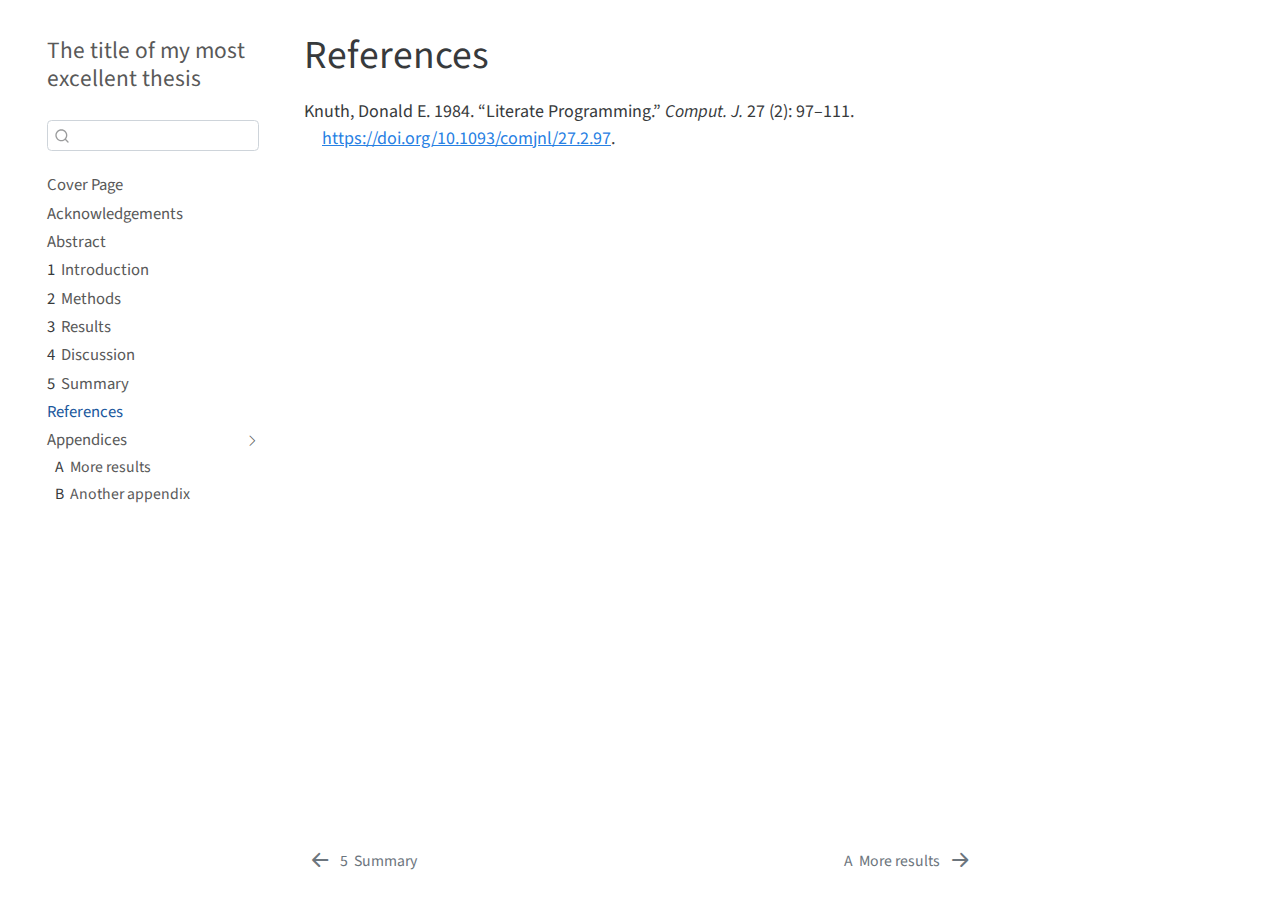
<file: docs/references.html>
<!DOCTYPE html>
<html xmlns="http://www.w3.org/1999/xhtml" lang="en" xml:lang="en"><head>

<meta charset="utf-8">
<meta name="generator" content="quarto-0.9.315">

<meta name="viewport" content="width=device-width, initial-scale=1.0, user-scalable=yes">


<title>The title of my most excellent thesis - References</title>
<style>
code{white-space: pre-wrap;}
span.smallcaps{font-variant: small-caps;}
span.underline{text-decoration: underline;}
div.column{display: inline-block; vertical-align: top; width: 50%;}
div.hanging-indent{margin-left: 1.5em; text-indent: -1.5em;}
ul.task-list{list-style: none;}
div.csl-bib-body { }
div.csl-entry {
  clear: both;
}
.hanging div.csl-entry {
  margin-left:2em;
  text-indent:-2em;
}
div.csl-left-margin {
  min-width:2em;
  float:left;
}
div.csl-right-inline {
  margin-left:2em;
  padding-left:1em;
}
div.csl-indent {
  margin-left: 2em;
}
</style>

<script src="site_libs/quarto-nav/quarto-nav.js"></script>
<script src="site_libs/quarto-nav/headroom.min.js"></script>
<script src="site_libs/clipboard/clipboard.min.js"></script>
<meta name="quarto:offset" content="./">
<script src="site_libs/quarto-search/autocomplete.umd.js"></script>
<script src="site_libs/quarto-search/fuse.min.js"></script>
<script src="site_libs/quarto-search/quarto-search.js"></script>
<link href="./app1-resources.html" rel="next">
<link href="./5-conclusions.html" rel="prev">
<script src="site_libs/quarto-html/quarto.js"></script>
<script src="site_libs/quarto-html/popper.min.js"></script>
<script src="site_libs/quarto-html/tippy.umd.min.js"></script>
<script src="site_libs/quarto-html/anchor.min.js"></script>
<link href="site_libs/quarto-html/tippy.css" rel="stylesheet">
<link id="quarto-text-highlighting-styles" href="site_libs/quarto-html/quarto-syntax-highlighting.css" rel="stylesheet">
<script src="site_libs/bootstrap/bootstrap.min.js"></script>
<link href="site_libs/bootstrap/bootstrap-icons.css" rel="stylesheet">
<link href="site_libs/bootstrap/bootstrap.min.css" rel="stylesheet">
<script id="quarto-search-options" type="application/json">{
  "location": "sidebar",
  "copy-button": false,
  "collapse-after": 3,
  "panel-placement": "start",
  "type": "textbox",
  "limit": 20,
  "language": {
    "search-no-results-text": "No results",
    "search-matching-documents-text": "matching documents",
    "search-copy-link-title": "Copy link to search",
    "search-hide-matches-text": "Hide additional matches",
    "search-more-match-text": "more match in this document",
    "search-more-matches-text": "more matches in this document",
    "search-clear-button-title": "Clear",
    "search-detached-cancel-button-title": "Cancel",
    "search-submit-button-title": "Submit"
  }
}</script>


</head>

<body class="floating">

<div id="quarto-search-results"></div>
  <header id="quarto-header" class="headroom fixed-top">
  <nav class="quarto-secondary-nav" data-bs-toggle="collapse" data-bs-target="#quarto-sidebar" aria-controls="quarto-sidebar" aria-expanded="false" aria-label="Toggle sidebar navigation" onclick="if (window.quartoToggleHeadroom) { window.quartoToggleHeadroom(); }">
    <div class="container-fluid d-flex justify-content-between">
      <h1 class="quarto-secondary-nav-title">References</h1>
      <button type="button" class="quarto-btn-toggle btn" aria-label="Show secondary navigation">
        <i class="bi bi-chevron-right"></i>
      </button>
    </div>
  </nav>
</header>
<!-- content -->
<div id="quarto-content" class="quarto-container page-columns page-rows-contents page-layout-article">
<!-- sidebar -->
  <nav id="quarto-sidebar" class="sidebar collapse sidebar-navigation floating overflow-auto">
    <div class="pt-lg-2 mt-2 text-left sidebar-header">
    <div class="sidebar-title mb-0 py-0">
      <a href="./">The title of my most excellent thesis</a> 
    </div>
      </div>
      <div class="mt-2 flex-shrink-0 align-items-center">
        <div class="sidebar-search">
        <div id="quarto-search" class="" title="Search"></div>
        </div>
      </div>
    <div class="sidebar-menu-container"> 
    <ul class="list-unstyled mt-1">
        <li class="sidebar-item">
  <div class="sidebar-item-container"> 
  <a href="./index.html" class="sidebar-item-text sidebar-link">Cover Page</a>
  </div>
</li>
        <li class="sidebar-item">
  <div class="sidebar-item-container"> 
  <a href="./acknowledgements.html" class="sidebar-item-text sidebar-link">Acknowledgements</a>
  </div>
</li>
        <li class="sidebar-item">
  <div class="sidebar-item-container"> 
  <a href="./0-abstract.html" class="sidebar-item-text sidebar-link">Abstract</a>
  </div>
</li>
        <li class="sidebar-item">
  <div class="sidebar-item-container"> 
  <a href="./1-introduction.html" class="sidebar-item-text sidebar-link"><span class="chapter-number">1</span>&nbsp; <span class="chapter-title">Introduction</span></a>
  </div>
</li>
        <li class="sidebar-item">
  <div class="sidebar-item-container"> 
  <a href="./2-methods.html" class="sidebar-item-text sidebar-link"><span class="chapter-number">2</span>&nbsp; <span class="chapter-title">Methods</span></a>
  </div>
</li>
        <li class="sidebar-item">
  <div class="sidebar-item-container"> 
  <a href="./3-results.html" class="sidebar-item-text sidebar-link"><span class="chapter-number">3</span>&nbsp; <span class="chapter-title">Results</span></a>
  </div>
</li>
        <li class="sidebar-item">
  <div class="sidebar-item-container"> 
  <a href="./4-discussion.html" class="sidebar-item-text sidebar-link"><span class="chapter-number">4</span>&nbsp; <span class="chapter-title">Discussion</span></a>
  </div>
</li>
        <li class="sidebar-item">
  <div class="sidebar-item-container"> 
  <a href="./5-conclusions.html" class="sidebar-item-text sidebar-link"><span class="chapter-number">5</span>&nbsp; <span class="chapter-title">Summary</span></a>
  </div>
</li>
        <li class="sidebar-item">
  <div class="sidebar-item-container"> 
  <a href="./references.html" class="sidebar-item-text sidebar-link active">References</a>
  </div>
</li>
        <li class="sidebar-item sidebar-item-section">
    <div class="sidebar-item-container"> 
        <a class="sidebar-item-text sidebar-link text-start" data-bs-toggle="collapse" data-bs-target="#quarto-sidebar-section-1" aria-expanded="true">Appendices</a>
      <a class="sidebar-item-toggle text-start" data-bs-toggle="collapse" data-bs-target="#quarto-sidebar-section-1" aria-expanded="true">
        <i class="bi bi-chevron-right ms-2"></i>
      </a>
    </div>
    <ul id="quarto-sidebar-section-1" class="collapse list-unstyled sidebar-section depth1 show">  
        <li class="sidebar-item">
  <div class="sidebar-item-container"> 
  <a href="./app1-resources.html" class="sidebar-item-text sidebar-link"><span class="chapter-number">A</span>&nbsp; <span class="chapter-title">More results</span></a>
  </div>
</li>
        <li class="sidebar-item">
  <div class="sidebar-item-container"> 
  <a href="./app2-tools.html" class="sidebar-item-text sidebar-link"><span class="chapter-number">B</span>&nbsp; <span class="chapter-title">Another appendix</span></a>
  </div>
</li>
    </ul>
  </li>
    </ul>
    </div>
</nav>
<!-- margin-sidebar -->
    <div id="quarto-margin-sidebar" class="sidebar margin-sidebar">
        
    </div>
<!-- main -->
<main class="content" id="quarto-document-content">

<header id="title-block-header" class="quarto-title-block default">
<div class="quarto-title">
<h1 class="title d-none d-lg-block">References</h1>
</div>





<div class="quarto-title-meta">

    
    
  </div>
  

</header>

<div id="refs" class="references csl-bib-body hanging-indent" role="doc-bibliography">
<div id="ref-knuth84" class="csl-entry" role="doc-biblioentry">
Knuth, Donald E. 1984. <span>“Literate Programming.”</span> <em>Comput.
J.</em> 27 (2): 97–111. <a href="https://doi.org/10.1093/comjnl/27.2.97">https://doi.org/10.1093/comjnl/27.2.97</a>.
</div>
</div>



</main> <!-- /main -->
<script type="application/javascript">
window.document.addEventListener("DOMContentLoaded", function (event) {
  const icon = "";
  const anchorJS = new window.AnchorJS();
  anchorJS.options = {
    placement: 'right',
    icon: icon
  };
  anchorJS.add('.anchored');
  const clipboard = new window.ClipboardJS('.code-copy-button', {
    target: function(trigger) {
      return trigger.previousElementSibling;
    }
  });
  clipboard.on('success', function(e) {
    // button target
    const button = e.trigger;
    // don't keep focus
    button.blur();
    // flash "checked"
    button.classList.add('code-copy-button-checked');
    var currentTitle = button.getAttribute("title");
    button.setAttribute("title", "Copied!");
    setTimeout(function() {
      button.setAttribute("title", currentTitle);
      button.classList.remove('code-copy-button-checked');
    }, 1000);
    // clear code selection
    e.clearSelection();
  });
  function tippyHover(el, contentFn) {
    const config = {
      allowHTML: true,
      content: contentFn,
      maxWidth: 500,
      delay: 100,
      arrow: false,
      appendTo: function(el) {
          return el.parentElement;
      },
      interactive: true,
      interactiveBorder: 10,
      theme: 'quarto',
      placement: 'bottom-start'
    };
    window.tippy(el, config); 
  }
  const noterefs = window.document.querySelectorAll('a[role="doc-noteref"]');
  for (var i=0; i<noterefs.length; i++) {
    const ref = noterefs[i];
    tippyHover(ref, function() {
      let href = ref.getAttribute('href');
      try { href = new URL(href).hash; } catch {}
      const id = href.replace(/^#\/?/, "");
      const note = window.document.getElementById(id);
      return note.innerHTML;
    });
  }
  var bibliorefs = window.document.querySelectorAll('a[role="doc-biblioref"]');
  for (var i=0; i<bibliorefs.length; i++) {
    const ref = bibliorefs[i];
    const cites = ref.parentNode.getAttribute('data-cites').split(' ');
    tippyHover(ref, function() {
      var popup = window.document.createElement('div');
      cites.forEach(function(cite) {
        var citeDiv = window.document.createElement('div');
        citeDiv.classList.add('hanging-indent');
        citeDiv.classList.add('csl-entry');
        var biblioDiv = window.document.getElementById('ref-' + cite);
        if (biblioDiv) {
          citeDiv.innerHTML = biblioDiv.innerHTML;
        }
        popup.appendChild(citeDiv);
      });
      return popup.innerHTML;
    });
  }
});
</script>
<nav class="page-navigation">
  <div class="nav-page nav-page-previous">
      <a href="./5-conclusions.html" class="pagination-link">
        <i class="bi bi-arrow-left-short"></i> <span class="nav-page-text"><span class="chapter-number">5</span>&nbsp; <span class="chapter-title">Summary</span></span>
      </a>          
  </div>
  <div class="nav-page nav-page-next">
      <a href="./app1-resources.html" class="pagination-link">
        <span class="nav-page-text"><span class="chapter-number">A</span>&nbsp; <span class="chapter-title">More results</span></span> <i class="bi bi-arrow-right-short"></i>
      </a>
  </div>
</nav>
</div> <!-- /content -->



</body></html>
</file>
<file: docs/site_libs/quarto-html/tippy.css>
.tippy-box[data-animation=fade][data-state=hidden]{opacity:0}[data-tippy-root]{max-width:calc(100vw - 10px)}.tippy-box{position:relative;background-color:#333;color:#fff;border-radius:4px;font-size:14px;line-height:1.4;white-space:normal;outline:0;transition-property:transform,visibility,opacity}.tippy-box[data-placement^=top]>.tippy-arrow{bottom:0}.tippy-box[data-placement^=top]>.tippy-arrow:before{bottom:-7px;left:0;border-width:8px 8px 0;border-top-color:initial;transform-origin:center top}.tippy-box[data-placement^=bottom]>.tippy-arrow{top:0}.tippy-box[data-placement^=bottom]>.tippy-arrow:before{top:-7px;left:0;border-width:0 8px 8px;border-bottom-color:initial;transform-origin:center bottom}.tippy-box[data-placement^=left]>.tippy-arrow{right:0}.tippy-box[data-placement^=left]>.tippy-arrow:before{border-width:8px 0 8px 8px;border-left-color:initial;right:-7px;transform-origin:center left}.tippy-box[data-placement^=right]>.tippy-arrow{left:0}.tippy-box[data-placement^=right]>.tippy-arrow:before{left:-7px;border-width:8px 8px 8px 0;border-right-color:initial;transform-origin:center right}.tippy-box[data-inertia][data-state=visible]{transition-timing-function:cubic-bezier(.54,1.5,.38,1.11)}.tippy-arrow{width:16px;height:16px;color:#333}.tippy-arrow:before{content:"";position:absolute;border-color:transparent;border-style:solid}.tippy-content{position:relative;padding:5px 9px;z-index:1}
</file>
<file: docs/site_libs/quarto-html/quarto-syntax-highlighting.css>
/* quarto syntax highlight colors */
:root {
  --quarto-hl-ot-color: #003B4F;
  --quarto-hl-at-color: #657422;
  --quarto-hl-ss-color: #20794D;
  --quarto-hl-an-color: #5E5E5E;
  --quarto-hl-fu-color: #4758AB;
  --quarto-hl-st-color: #20794D;
  --quarto-hl-cf-color: #003B4F;
  --quarto-hl-op-color: #5E5E5E;
  --quarto-hl-er-color: #AD0000;
  --quarto-hl-bn-color: #AD0000;
  --quarto-hl-al-color: #AD0000;
  --quarto-hl-va-color: #111111;
  --quarto-hl-bu-color: inherit;
  --quarto-hl-ex-color: inherit;
  --quarto-hl-pp-color: #AD0000;
  --quarto-hl-in-color: #5E5E5E;
  --quarto-hl-vs-color: #20794D;
  --quarto-hl-wa-color: #5E5E5E;
  --quarto-hl-do-color: #5E5E5E;
  --quarto-hl-im-color: #00769E;
  --quarto-hl-ch-color: #20794D;
  --quarto-hl-dt-color: #AD0000;
  --quarto-hl-fl-color: #AD0000;
  --quarto-hl-co-color: #5E5E5E;
  --quarto-hl-cv-color: #5E5E5E;
  --quarto-hl-cn-color: #8f5902;
  --quarto-hl-sc-color: #5E5E5E;
  --quarto-hl-dv-color: #AD0000;
  --quarto-hl-kw-color: #003B4F;
}

/* other quarto variables */
:root {
  --quarto-font-monospace: SFMono-Regular, Menlo, Monaco, Consolas, "Liberation Mono", "Courier New", monospace;
}

code span {
  color: #003B4F;
}

code.sourceCode > span {
  color: #003B4F;
}

div.sourceCode,
div.sourceCode pre.sourceCode {
  color: #003B4F;
}

code span.ot {
  color: #003B4F;
}

code span.at {
  color: #657422;
}

code span.ss {
  color: #20794D;
}

code span.an {
  color: #5E5E5E;
}

code span.fu {
  color: #4758AB;
}

code span.st {
  color: #20794D;
}

code span.cf {
  color: #003B4F;
}

code span.op {
  color: #5E5E5E;
}

code span.er {
  color: #AD0000;
}

code span.bn {
  color: #AD0000;
}

code span.al {
  color: #AD0000;
}

code span.va {
  color: #111111;
}

code span.pp {
  color: #AD0000;
}

code span.in {
  color: #5E5E5E;
}

code span.vs {
  color: #20794D;
}

code span.wa {
  color: #5E5E5E;
  font-style: italic;
}

code span.do {
  color: #5E5E5E;
  font-style: italic;
}

code span.im {
  color: #00769E;
}

code span.ch {
  color: #20794D;
}

code span.dt {
  color: #AD0000;
}

code span.fl {
  color: #AD0000;
}

code span.co {
  color: #5E5E5E;
}

code span.cv {
  color: #5E5E5E;
  font-style: italic;
}

code span.cn {
  color: #8f5902;
}

code span.sc {
  color: #5E5E5E;
}

code span.dv {
  color: #AD0000;
}

code span.kw {
  color: #003B4F;
}

.prevent-inlining {
  content: "</";
}

/*# sourceMappingURL=debc5d5d77c3f9108843748ff7464032.css.map */
</file>
